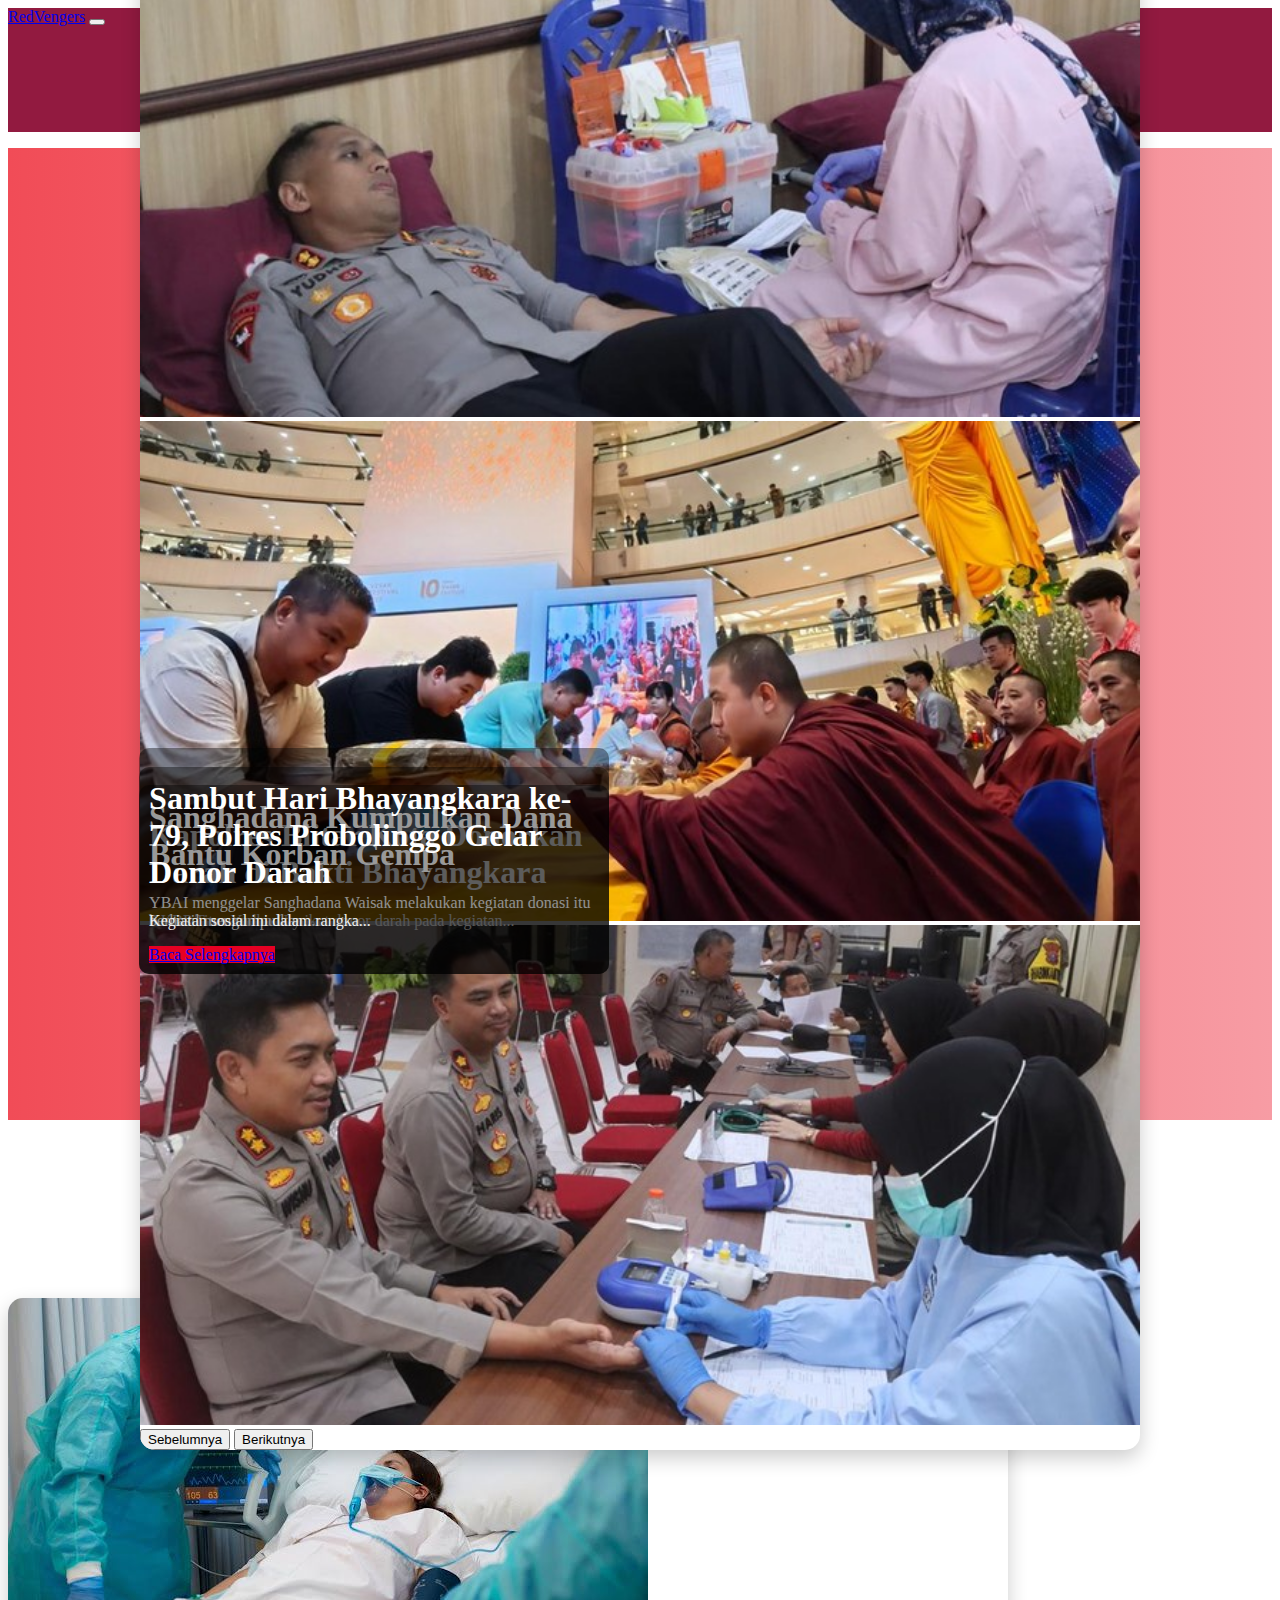
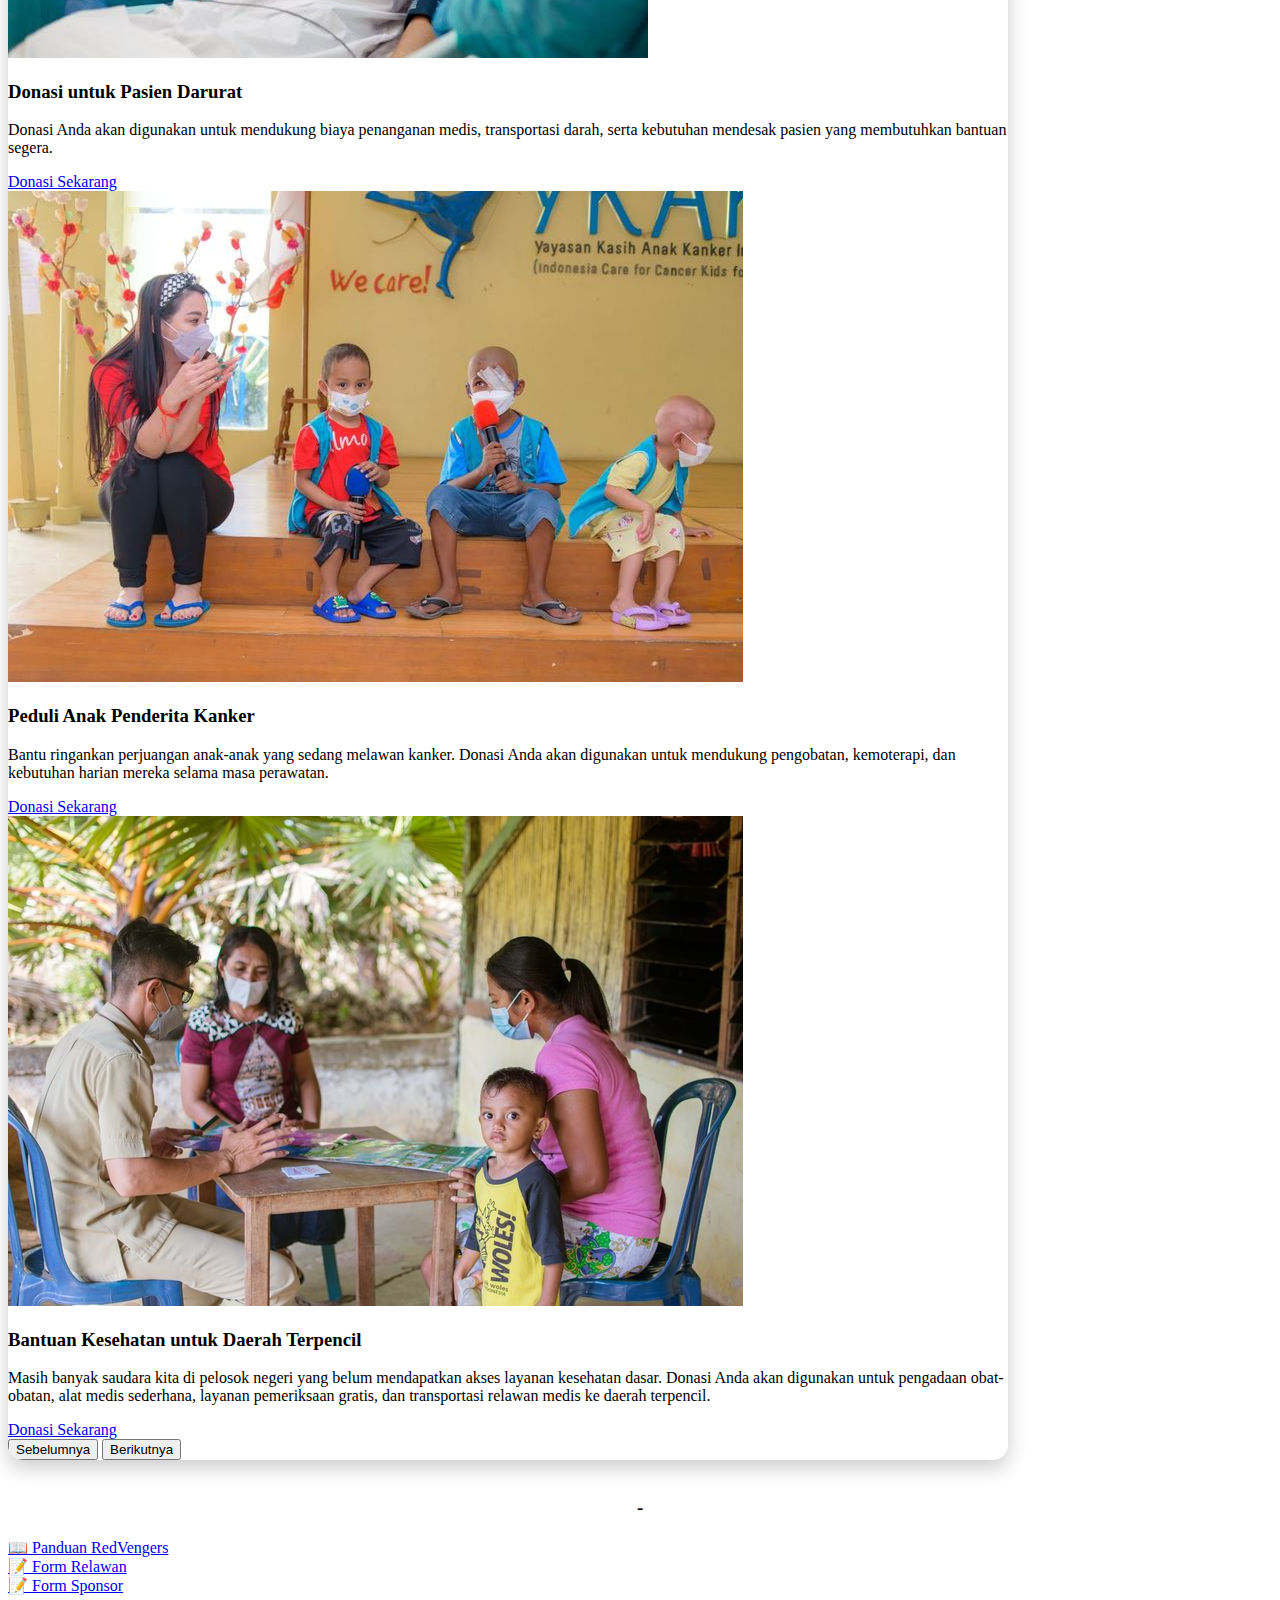
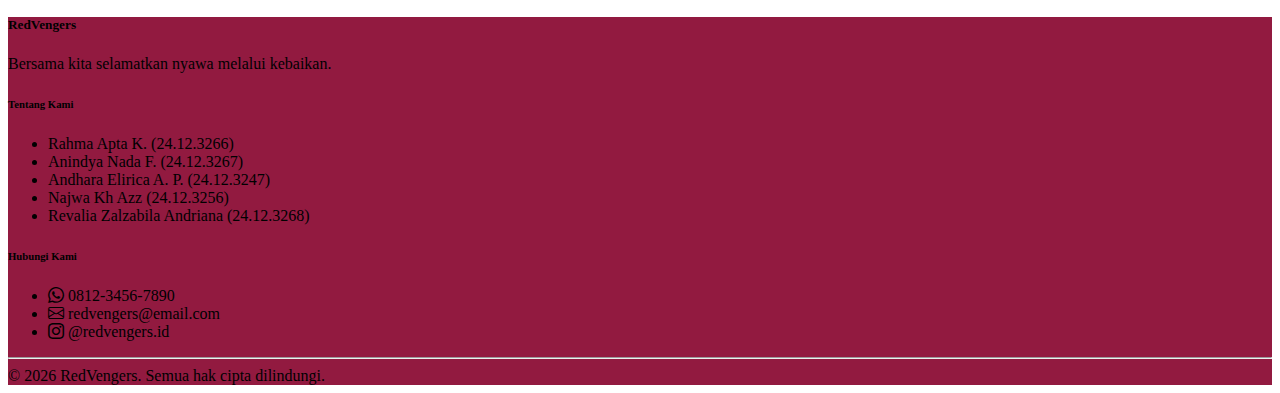
<file: index.html>
<!DOCTYPE html>
<html lang="en">
<head>
  <meta charset="UTF-8">
  <meta name="viewport" content="width=device-width, initial-scale=1.0">
  <title>RedVengers</title>
     <link href="https://cdn.jsdelivr.net/npm/bootstrap@5.3.6/dist/css/bootstrap.min.css" rel="stylesheet" 
            integrity="sha384-4Q6Gf2aSP4eDXB8Miphtr37CMZZQ5oXLH2yaXMJ2w8e2ZtHTl7GptT4jmndRuHDT" 
            crossorigin="anonymous">
    <link rel="stylesheet" href="style.css">

</head>
<body>
   <script src="https://cdn.jsdelivr.net/npm/bootstrap@5.3.6/dist/js/bootstrap.bundle.min.js" 
          integrity="sha384-j1CDi7MgGQ12Z7Qab0qlWQ/Qqz24Gc6BM0thvEMVjHnfYGF0rmFCozFSxQBxwHKO" 
          crossorigin="anonymous"></script>
    
  <header>
    <nav class="navbar navbar-expand-md navbar-dark fixed-top " style="background-color: #921A40;">
  <div class="container">
    <a class="navbar-brand" href="#">RedVengers</a>
    <button class="navbar-toggler" type="button" data-bs-toggle="collapse" data-bs-target="#navbarCollapse"
      aria-controls="navbarCollapse" aria-expanded="false" aria-label="Toggle navigation">
      <span class="navbar-toggler-icon"></span>
    </button>
    <div class="collapse navbar-collapse" id="navbarCollapse">
      <ul class="navbar-nav ms-auto mb-2 mb-md-0" style="margin-left: 58%;">
        <li class="nav-item"><a class="nav-link active" href="index.html">Beranda</a></li>
        <li class="nav-item"><a class="nav-link" href="donorPedia.html">Donor Pedia</a></li>
        <li class="nav-item"><a class="nav-link" href="stok.html">Stok Darah</a></li>
        <li class="nav-item"><a class="nav-link" href="event.html">Event</a></li>
        <li class="nav-item"><a class="nav-link" href="forum.html">Forum Diskusi</a></li>
      </ul>
    </div>
  </div>
</nav>
  </header>

    <main>
       <section class="hero-section">
        <div id="myCarousel" class="carousel slide" data-bs-ride="carousel">
          <div class="carousel-indicators">
            <button type="button" data-bs-target="#myCarousel" data-bs-slide-to="0" class="active"
              aria-current="true" aria-label="Slide 1"></button>
            <button type="button" data-bs-target="#myCarousel" data-bs-slide-to="1" aria-label="Slide 2"></button>
            <button type="button" data-bs-target="#myCarousel" data-bs-slide-to="2" aria-label="Slide 3"></button>
          </div>

          <div class="carousel-inner">
            <div class="carousel-item active" data-bs-interval="4000">
              <img src="artikel1.jpeg" class="d-block w-100  carousel-img" alt="">
                <div class="carousel-caption custom-caption">
                  <h1>Kapolres Blitar Kota Donorkan Darah di Bakti Bhayangkara</h1>
                  <p>AKBP Titus Yudho Uly ikut donor darah pada kegiatan...</p>
                  <a class="btn btn-lg btn-danger" href="https://www.detik.com/jatim/berita/d-7980357/momen-kapolres-blitar-kota-turut-donorkan-darah-di-bakti-bhayangkara">Baca Selengkapnya</a>
                </div>
            </div>
            <div class="carousel-item" data-bs-interval="4000">
              <img src="artikel3.jpeg" class="d-block w-100  carousel-img" alt="">
                <div class="carousel-caption custom-caption">
                  <h1>Sanghadana Kumpulkan Dana Bantu Korban Gempa</h1>
                  <p>YBAI menggelar Sanghadana Waisak melakukan kegiatan donasi itu berhasil mengumpulkan...</p>
                  <a class="btn btn-lg btn-danger" href="https://www.detik.com/jatim/berita/d-7910520/peringati-waisak-sanghadana-kumpulkan-dana-bantu-korban-gempa-myanmar">Baca Selengkapnya</a>
                </div>
            </div>
            <div class="carousel-item" data-bs-interval="4000">
              <img src="artikel2.jpeg" class="d-block w-100  carousel-img" alt="">
                <div class="carousel-caption custom-caption">
                  <h1>Sambut Hari Bhayangkara ke-79, Polres Probolinggo Gelar Donor Darah</h1>
                  <p>Kegiatan sosial ini dalam rangka...</p>
                  <a class="btn btn-lg btn-danger" href="https://www.detik.com/jatim/berita/d-7972986/sambut-hari-bhayangkara-ke-79-polres-probolinggo-gelar-donor-darah">Baca Selengkapnya</a>
                </div>
            </div>
          </div>

          <button class="carousel-control-prev" type="button" data-bs-target="#myCarousel" data-bs-slide="prev">
            <span class="carousel-control-prev-icon" aria-hidden="true"></span>
            <span class="visually-hidden">Sebelumnya</span>
          </button>
          <button class="carousel-control-next" type="button" data-bs-target="#myCarousel" data-bs-slide="next">
            <span class="carousel-control-next-icon" aria-hidden="true"></span>
            <span class="visually-hidden">Berikutnya</span>
          </button>
        </div>
      </section>

      <br>
      <div class="container">
        <h3 style="text-align: center;">- Penggalangan Dana -</h3>
        <h4 style="text-align: center;">Donasi RedVengers</h4>

        <div class="d-flex align-items-center justify-content-center">
          <div id="donasiCarousel" class="carousel slide mt-4" data-bs-ride="carousel">
            <div class="carousel-inner">
              <div class="carousel-item active">
                <div class="row align-items-center p-4">
                  <div class="col-md-6">
                    <img src="darurat.jpeg" class="img-fluid rounded" alt="Donasi 1">
                  </div>
                  <div class="col-md-6">
                    <h3>Donasi untuk Pasien Darurat</h3>
                    <p>Donasi Anda akan digunakan untuk mendukung biaya penanganan medis, 
                      transportasi darah, serta kebutuhan mendesak pasien yang membutuhkan bantuan segera.</p>
                    <a href="formdonasi.html" class="btn btn-danger">Donasi Sekarang</a>
                  </div>
                </div>
              </div>

              <div class="carousel-item">
                <div class="row align-items-center p-4">
                  <div class="col-md-6">
                    <img src="kanker.jpeg" class="img-fluid rounded" alt="Donasi 2">
                  </div>
                  <div class="col-md-6">
                    <h3>Peduli Anak Penderita Kanker</h3>
                    <p>Bantu ringankan perjuangan anak-anak yang sedang melawan kanker. Donasi Anda akan digunakan 
                      untuk mendukung pengobatan, kemoterapi, dan kebutuhan harian mereka selama masa perawatan.</p>
                    <a href="formdonasi.html" class="btn btn-danger">Donasi Sekarang</a>
                  </div>
                </div>
              </div>

              <div class="carousel-item">
                <div class="row align-items-center p-4">
                  <div class="col-md-6">
                    <img src="bantuan.jpeg" class="img-fluid rounded" alt="Donasi 3">
                  </div>
                  <div class="col-md-6">
                    <h3>Bantuan Kesehatan untuk Daerah Terpencil</h3>
                    <p>Masih banyak saudara kita di pelosok negeri yang belum mendapatkan akses layanan kesehatan dasar. 
                      Donasi Anda akan digunakan untuk pengadaan obat-obatan, alat medis sederhana, layanan pemeriksaan gratis, 
                      dan transportasi relawan medis ke daerah terpencil.</p>
                    <a href="formdonasi.html" class="btn btn-danger">Donasi Sekarang</a>
                  </div>
                </div>
              </div>
            </div>

            <button class="carousel-control-prev" type="button" data-bs-target="#donasiCarousel" data-bs-slide="prev">
              <span class="carousel-control-prev-icon" aria-hidden="true"></span>
              <span class="visually-hidden">Sebelumnya</span>
            </button>
            <button class="carousel-control-next" type="button" data-bs-target="#donasiCarousel" data-bs-slide="next">
              <span class="carousel-control-next-icon" aria-hidden="true"></span>
              <span class="visually-hidden">Berikutnya</span>
            </button>
          </div>
        </div>
      </div>

      <br>
      <h3 style="text-align: center;">-</h3>
     <div class="container my-4">
  <div class="row g-3 justify-content-center text-center">
    <div class="col-12 col-sm-6 col-md-4">
      <a href="panduan.html" class="btn btn-outline-danger btn-lg w-100">
        📖 Panduan RedVengers
      </a>
    </div>
    <div class="col-12 col-sm-6 col-md-4">
      <a href="formrelawan.html" class="btn btn-outline-danger btn-lg w-100">
        📝 Form Relawan
      </a>
    </div>
    <div class="col-12 col-sm-6 col-md-4">
      <a href="formsponsor.html" class="btn btn-outline-danger btn-lg w-100">
        📝 Form Sponsor
      </a>
    </div>
  </div>
</div>
    </main>
    

<link href="https://cdn.jsdelivr.net/npm/bootstrap-icons@1.10.5/font/bootstrap-icons.css" rel="stylesheet">

<footer class="text-white pt-4 pb-3 mt-5" style="background-color: #921A40;">
  <div class="container">
    <div class="row">
      <!-- Kolom 1: Brand -->
      <div class="col-md-4 mb-3">
        <h5 class="fw-bold">RedVengers</h5>
        <p class="small">Bersama kita selamatkan nyawa melalui kebaikan.</p>
      </div>

      <!-- Kolom 2: Tentang Kami -->
      <div class="col-md-4 mb-3">
        <h6 class="fw-bold">Tentang Kami</h6>
        <ul class="list-unstyled small">
          <li>Rahma Apta K. (24.12.3266)</li>
          <li>Anindya Nada F. (24.12.3267)</li>
          <li>Andhara Elirica A. P. (24.12.3247)</li>
          <li>Najwa Kh Azz (24.12.3256)</li>
          <li>Revalia Zalzabila Andriana (24.12.3268)</li>
        </ul>
      </div>

      <!-- Kolom 3: Hubungi Kami -->
      <div class="col-md-4 mb-3">
        <h6 class="fw-bold">Hubungi Kami</h6>
        <ul class="list-unstyled small">
          <li><i class="bi bi-whatsapp"></i> 0812-3456-7890</li>
          <li><i class="bi bi-envelope"></i> redvengers@email.com</li>
          <li><i class="bi bi-instagram"></i> @redvengers.id</li>
        </ul>
      </div>
    </div>

    <!-- Garis Horizontal -->
    <hr class="border-light opacity-50" />

    <!-- Copyright -->
    <div class="text-center small">
      &copy; <span id="tahun"></span> RedVengers. Semua hak cipta dilindungi.
    </div>
  </div>
</footer>

<script>
  // Tahun Otomatis
  document.getElementById("tahun").textContent = new Date().getFullYear();
</script>

</body>
</html>
</file>
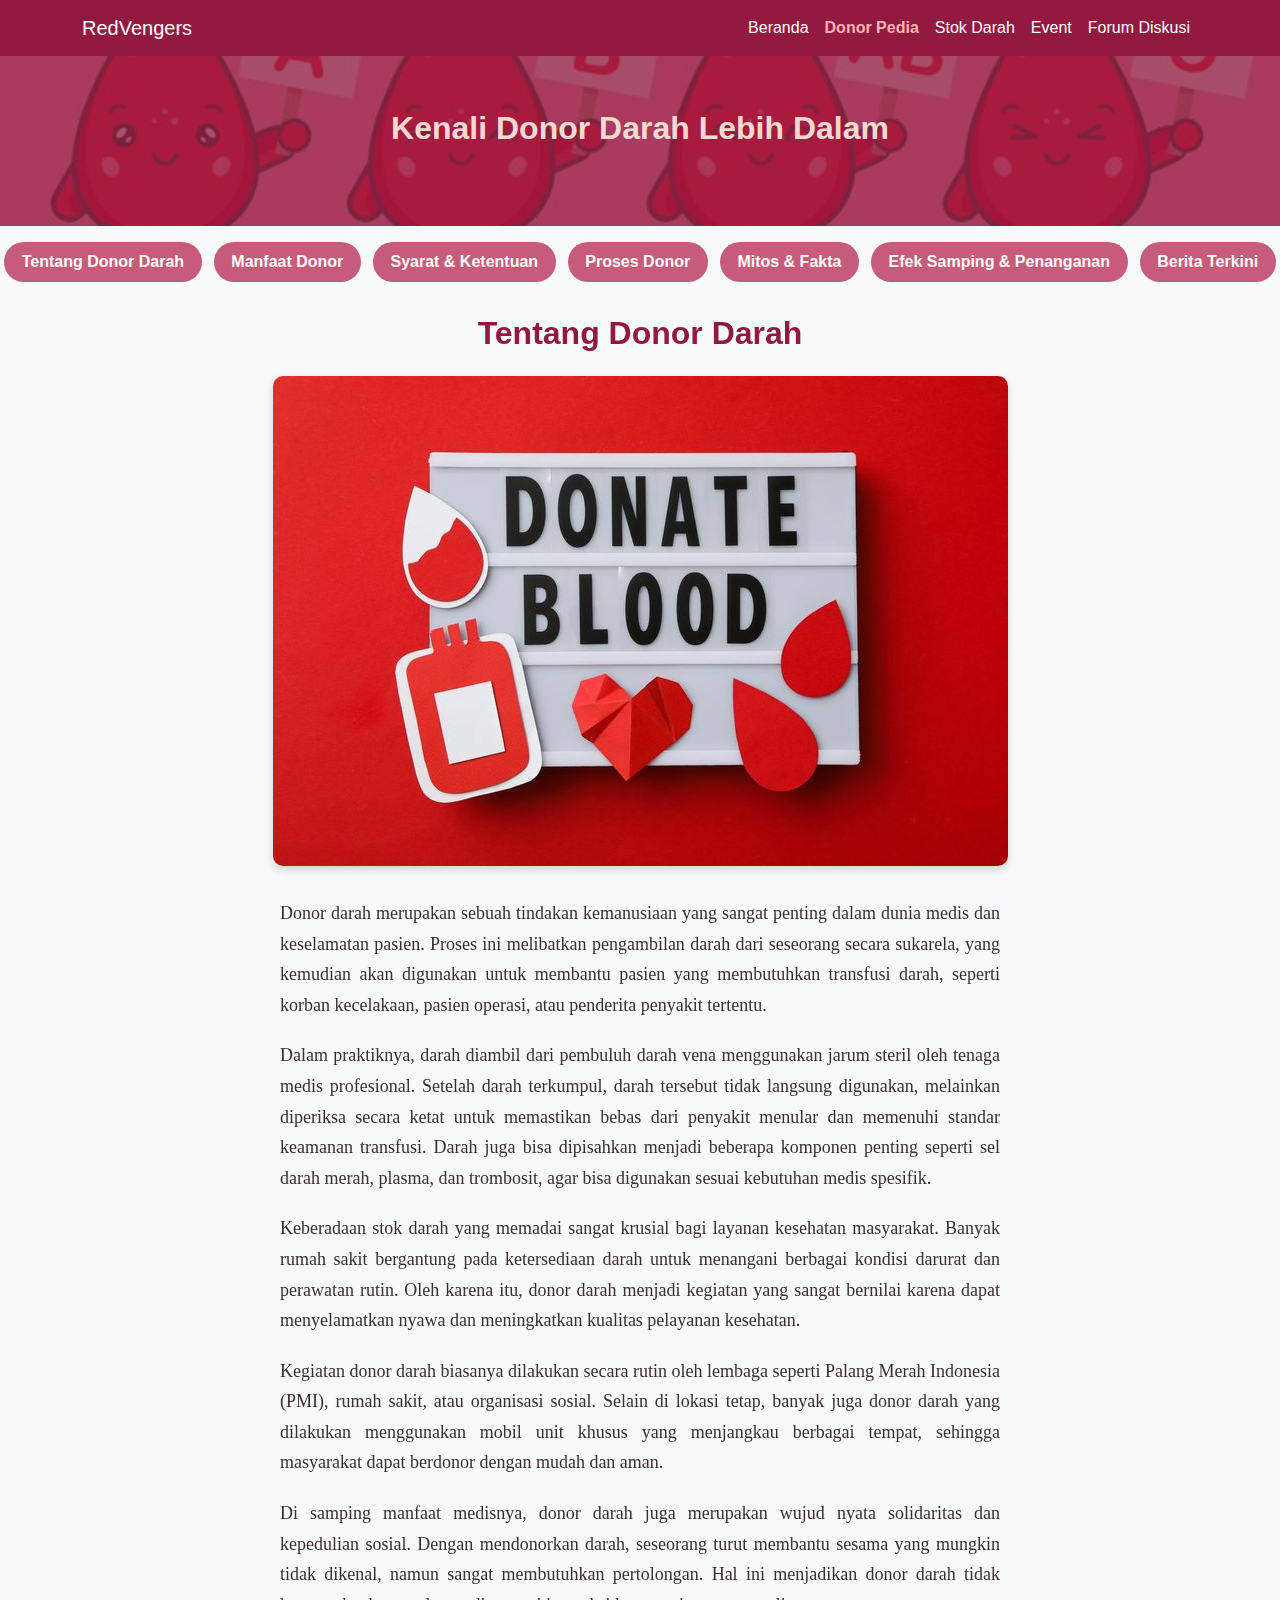
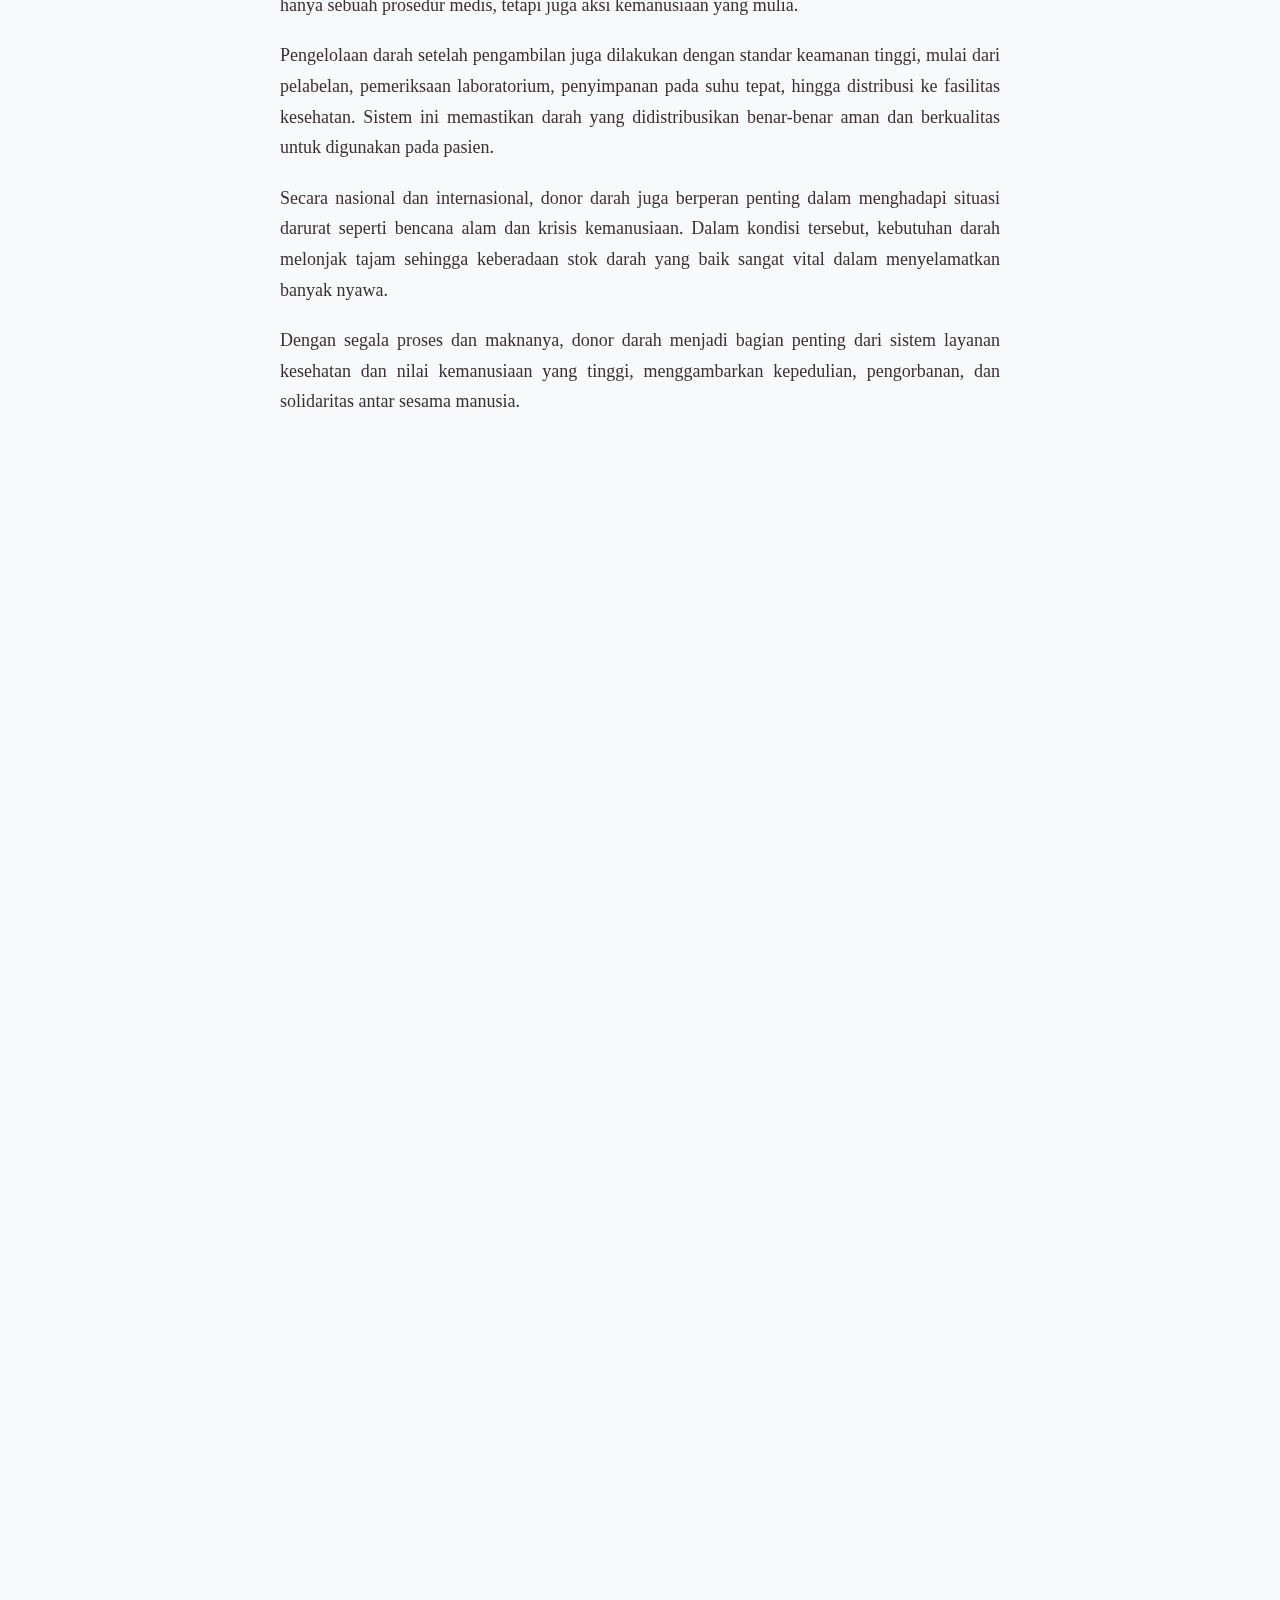
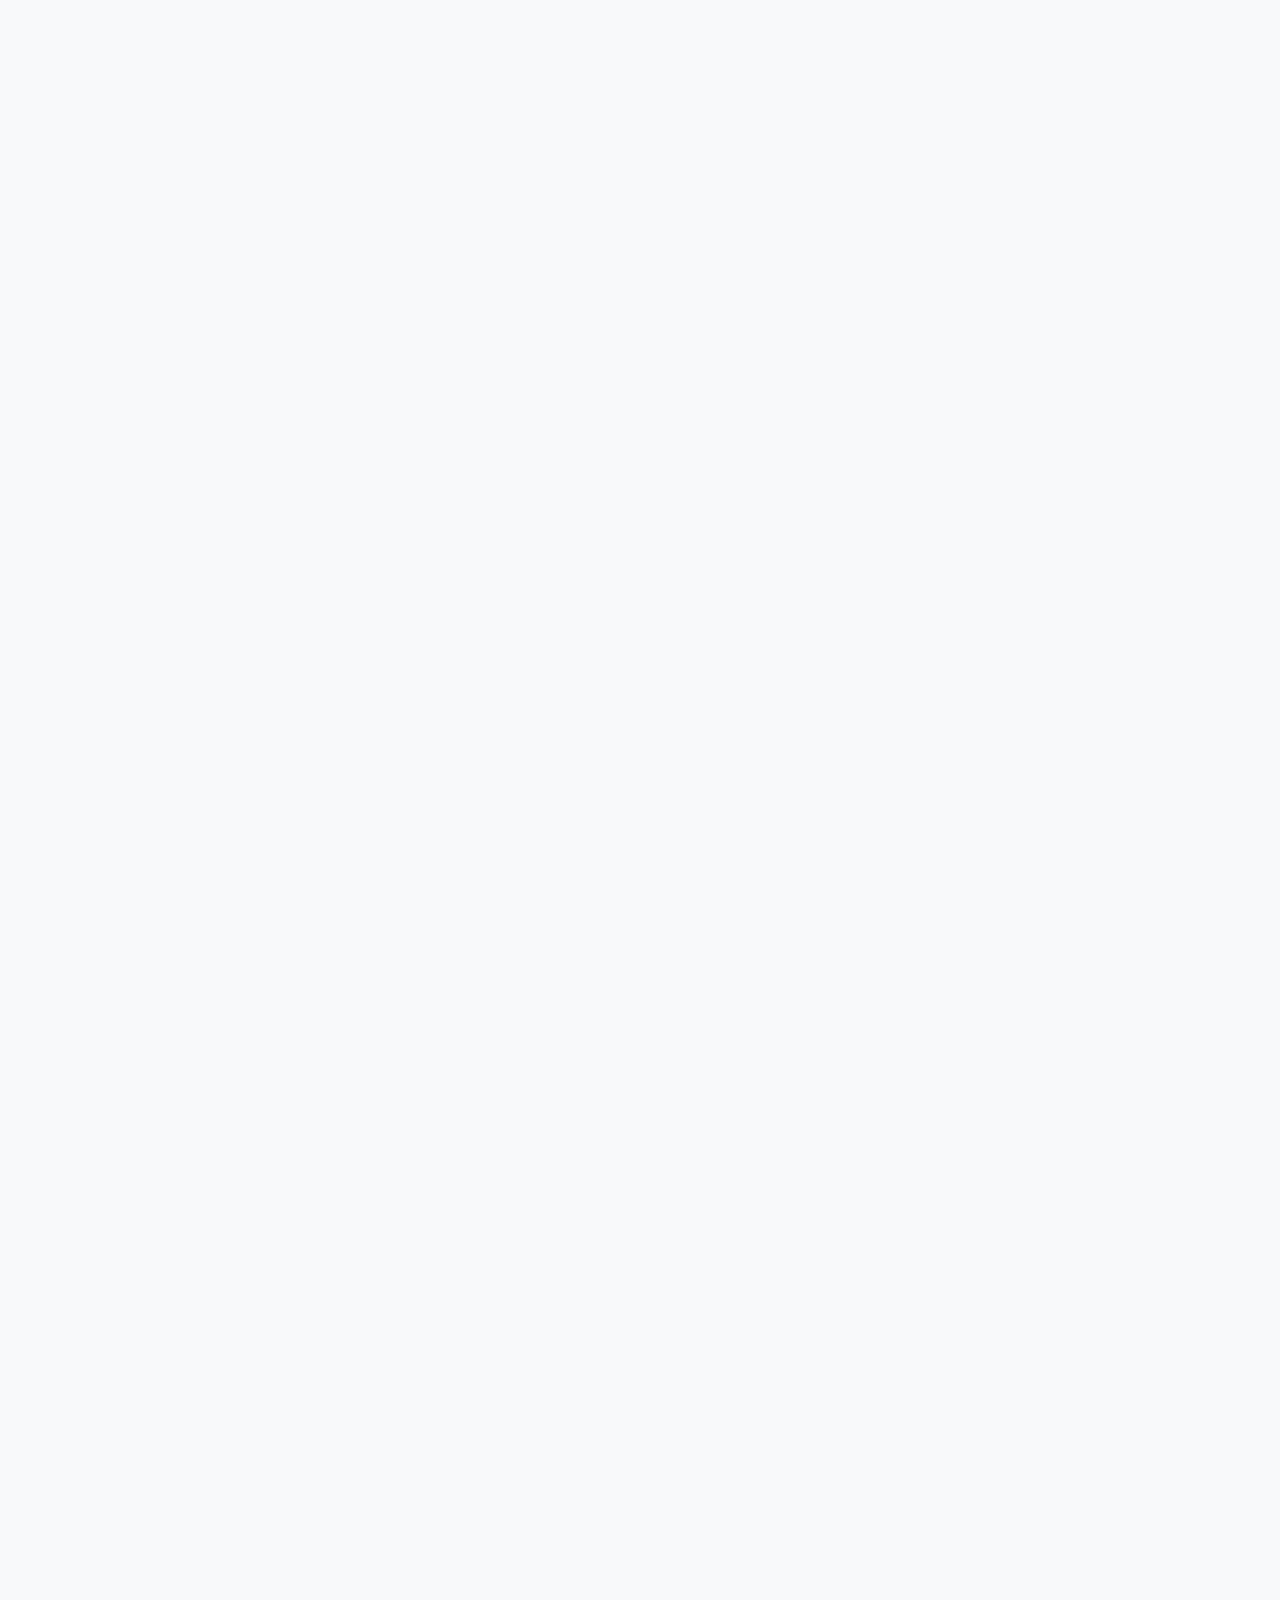
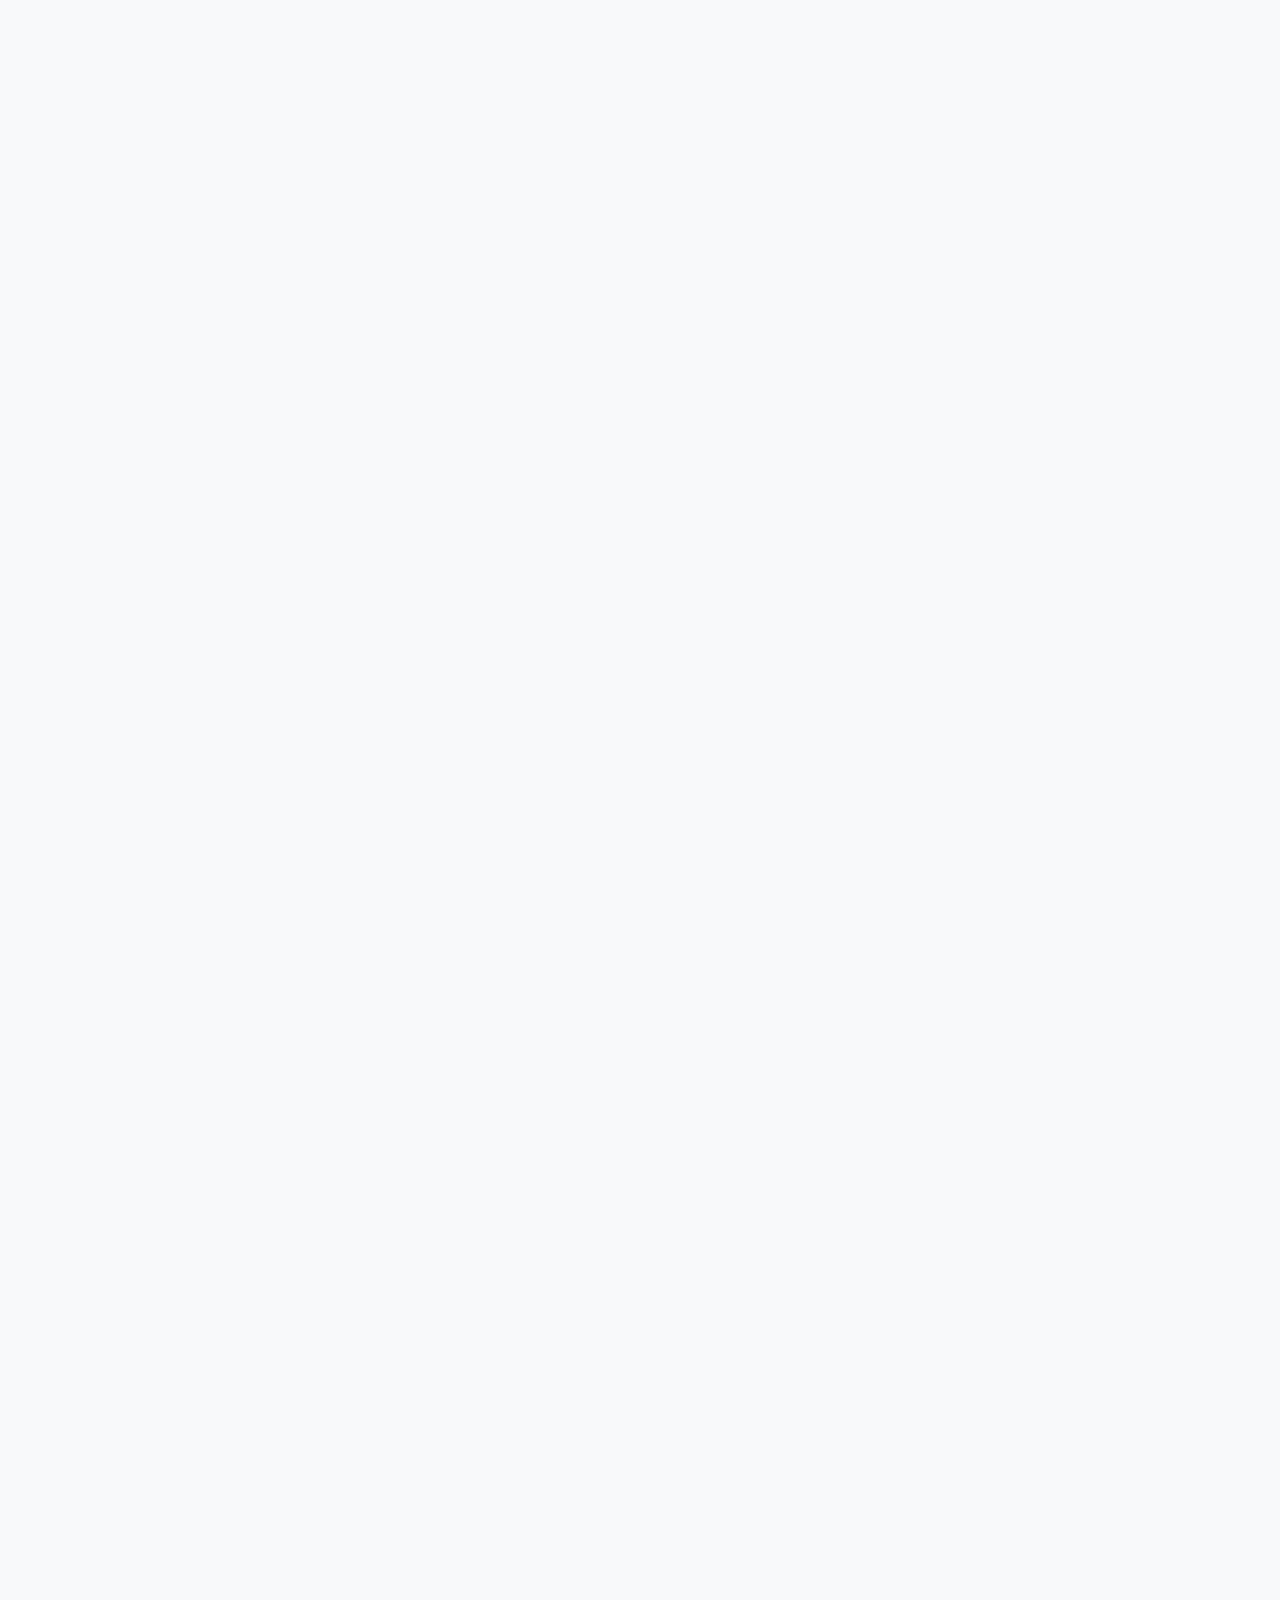
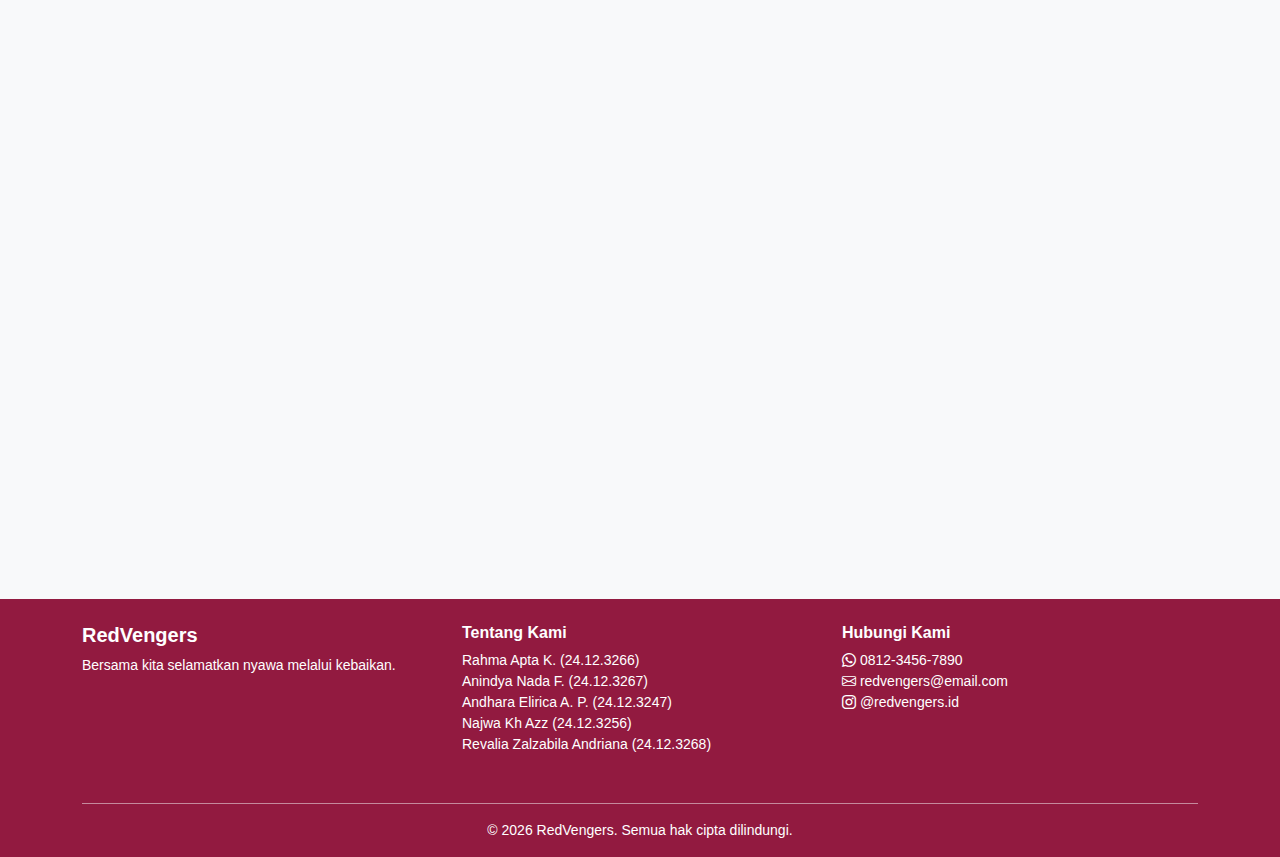
<file: donorPedia.html>
<!DOCTYPE html>
<html lang="id">
<head>
  <meta charset="UTF-8">
  <meta name="viewport" content="width=device-width, initial-scale=1">
  <title>DonorPedia - RedVengers</title>
  
  <link href="https://cdn.jsdelivr.net/npm/bootstrap@5.3.6/dist/css/bootstrap.min.css" rel="stylesheet">

  <link href="https://unpkg.com/aos@2.3.1/dist/aos.css" rel="stylesheet">

  <link href="https://cdn.jsdelivr.net/npm/bootstrap-icons@1.10.5/font/bootstrap-icons.css" rel="stylesheet">

  <link rel="stylesheet" href="donor.css">
</head>
<body class="bg-light text-dark"> 
  
 <!-- Navbar -->
  <header>
    <nav class="navbar navbar-expand-md navbar-dark fixed-top " style="background-color: #921A40;">
  <div class="container">
    <a class="navbar-brand" href="#">RedVengers</a>
    <button class="navbar-toggler" type="button" data-bs-toggle="collapse" data-bs-target="#navbarCollapse"
      aria-controls="navbarCollapse" aria-expanded="false" aria-label="Toggle navigation">
      <span class="navbar-toggler-icon"></span>
    </button>
    <div class="collapse navbar-collapse" id="navbarCollapse">
      <ul class="navbar-nav ms-auto mb-2 mb-md-0" style="margin-left: 58%;">
        <li class="nav-item"><a class="nav-link" href="index.html">Beranda</a></li>
        <li class="nav-item"><a class="nav-link active" href="donorPedia.html">Donor Pedia</a></li>
        <li class="nav-item"><a class="nav-link" href="stok.html">Stok Darah</a></li>
        <li class="nav-item"><a class="nav-link" href="event.html">Event</a></li>
        <li class="nav-item"><a class="nav-link" href="forum.html">Forum Diskusi</a></li>
      </ul>
    </div>
  </div>
</nav>
  </header>

  <section class="hero">
    <div class="overlay">Kenali Donor Darah Lebih Dalam</div>
  </section>

  <nav class="nav-subtabs" aria-label="Navigasi sub bab donor darah">
    <button data-target="#tentang-donor">Tentang Donor Darah</button>
    <button data-target="#manfaat">Manfaat Donor</button>
    <button data-target="#syarat">Syarat & Ketentuan</button>
    <button data-target="#proses-donor">Proses Donor</button>
    <button data-target="#mitos">Mitos & Fakta</button>
    <button data-target="#medis">Efek Samping & Penanganan</button>
    <button data-target="#berita">Berita Terkini</button>
  </nav>

  <main>
    <section id="tentang-donor" class="section" data-aos="fade-up">
      <h2>Tentang Donor Darah</h2>
      <img src="donateblood.jpg" alt="Tentang Donor Darah">

      <p>Donor darah merupakan sebuah tindakan kemanusiaan yang sangat penting dalam dunia medis dan keselamatan pasien.
        Proses ini melibatkan pengambilan darah dari seseorang secara sukarela, yang kemudian akan digunakan untuk
        membantu pasien yang membutuhkan transfusi darah, seperti korban kecelakaan, pasien operasi, atau penderita
        penyakit tertentu.</p>

      <p>Dalam praktiknya, darah diambil dari pembuluh darah vena menggunakan jarum steril oleh tenaga medis
        profesional. Setelah darah terkumpul, darah tersebut tidak langsung digunakan, melainkan diperiksa secara ketat
        untuk memastikan bebas dari penyakit menular dan memenuhi standar keamanan transfusi. Darah juga bisa dipisahkan
        menjadi beberapa komponen penting seperti sel darah merah, plasma, dan trombosit, agar bisa digunakan sesuai
        kebutuhan medis spesifik.</p>

      <p>Keberadaan stok darah yang memadai sangat krusial bagi layanan kesehatan masyarakat. Banyak rumah sakit
        bergantung pada ketersediaan darah untuk menangani berbagai kondisi darurat dan perawatan rutin. Oleh karena
        itu, donor darah menjadi kegiatan yang sangat bernilai karena dapat menyelamatkan nyawa dan meningkatkan
        kualitas pelayanan kesehatan.</p>

      <p>Kegiatan donor darah biasanya dilakukan secara rutin oleh lembaga seperti Palang Merah Indonesia (PMI), rumah
        sakit, atau organisasi sosial. Selain di lokasi tetap, banyak juga donor darah yang dilakukan menggunakan mobil
        unit khusus yang menjangkau berbagai tempat, sehingga masyarakat dapat berdonor dengan mudah dan aman.</p>

      <p>Di samping manfaat medisnya, donor darah juga merupakan wujud nyata solidaritas dan kepedulian sosial. Dengan
        mendonorkan darah, seseorang turut membantu sesama yang mungkin tidak dikenal, namun sangat membutuhkan
        pertolongan. Hal ini menjadikan donor darah tidak hanya sebuah prosedur medis, tetapi juga aksi kemanusiaan yang
        mulia.</p>

      <p>Pengelolaan darah setelah pengambilan juga dilakukan dengan standar keamanan tinggi, mulai dari pelabelan,
        pemeriksaan laboratorium, penyimpanan pada suhu tepat, hingga distribusi ke fasilitas kesehatan. Sistem ini
        memastikan darah yang didistribusikan benar-benar aman dan berkualitas untuk digunakan pada pasien.</p>

      <p>Secara nasional dan internasional, donor darah juga berperan penting dalam menghadapi situasi darurat seperti
        bencana alam dan krisis kemanusiaan. Dalam kondisi tersebut, kebutuhan darah melonjak tajam sehingga keberadaan
        stok darah yang baik sangat vital dalam menyelamatkan banyak nyawa.</p>

      <p>Dengan segala proses dan maknanya, donor darah menjadi bagian penting dari sistem layanan kesehatan dan nilai
        kemanusiaan yang tinggi, menggambarkan kepedulian, pengorbanan, dan solidaritas antar sesama manusia.</p>
    </section>

    <section id="manfaat" class="section-container" data-aos="fade-right">
      <br>
      <h2>Manfaat Donor</h2>

      <div class="manfaat-item">
        <p>🩸 <strong>1. Menjaga Kesehatan Jantung</strong><br />
          Donor darah secara rutin membantu menurunkan kelebihan zat besi dalam tubuh, yang jika menumpuk dapat
          meningkatkan risiko penyakit jantung.
        </p>
      </div>

      <div class="manfaat-item">
        <p>🩸 <strong>2. Merangsang Produksi Sel Darah Baru</strong><br />
          Setelah mendonorkan darah, tubuh akan memproduksi sel darah merah baru untuk menggantikan yang hilang.
        </p>
      </div>

      <div class="manfaat-item">
        <p>🩸 <strong>3. Deteksi Dini Masalah Kesehatan</strong><br />
          Sebelum donor, dilakukan pemeriksaan kesehatan yang dapat mendeteksi kondisi medis lebih awal.
        </p>
      </div>

      <div class="manfaat-item">
        <p>🩸 <strong>4. Meningkatkan Kesehatan Mental dan Emosional</strong><br />
          Donor darah memberikan rasa puas karena membantu sesama, serta dapat mengurangi stres.
        </p>
      </div>

      <div class="manfaat-item">
        <p>🩸 <strong>5. Membakar Kalori</strong><br />
          Dalam satu kali donor, tubuh dapat membakar sekitar 500 kalori.
        </p>
      </div>

      <div class="manfaat-item">
        <p>🩸 <strong>6. Menjaga Keseimbangan Zat Besi dalam Tubuh</strong><br />
          Donor darah membantu mencegah penumpukan zat besi yang berlebih di tubuh.
        </p>
      </div>

      <div class="manfaat-item">
        <p>🩸 <strong>7. Membantu Penanganan Darurat dan Krisis Medis</strong><br />
          Donor darah sangat dibutuhkan dalam situasi darurat seperti kecelakaan dan bencana.
        </p>
      </div>
      <br>
    </section>


    <section id="syarat" class="section-container" data-aos="fade-left">
      <br>
      <h2>Syarat & Ketentuan</h2>
      <p>
        🩸 <strong>Syarat Umum Pendonor Darah:</strong><br />
        Berusia 17–60 tahun<br />
        Berat badan minimal 45–50 kg<br />
        Tekanan darah normal (sistolik 100–170 mmHg, diastolik 70–100 mmHg)<br />
        Denyut nadi 50–100 bpm dan stabil<br />
        Kadar hemoglobin minimal pria 13 g/dL, wanita 12,5 g/dL<br />
        Sehat jasmani dan rohani, tidak sedang sakit atau kelelahan<br />
        Tidak mengonsumsi obat tertentu<br />
        Jarak donor minimal 12 minggu untuk donor darah utuh<br />
      </p>
      <p>
        🚫 <strong>Kondisi Penundaan Donor:</strong><br />
        Baru menjalani operasi besar atau transfusi<br />
        Baru vaksinasi tertentu<br />
        Baru tindik, tato, atau akupunktur dalam 6–12 bulan<br />
        Sedang hamil atau baru melahirkan<br />
        Infeksi akut atau perjalanan ke daerah malaria endemik<br />
      </p>
      <p>
        ❌ <strong>Kondisi Tidak Memenuhi Syarat Permanen:</strong><br />
        Penyakit kronis seperti HIV/AIDS, hepatitis, epilepsi<br />
        Riwayat narkotika atau zat adiktif<br />
        Pernah transplantasi organ<br />
        Gangguan perdarahan<br />
      </p>
      <br>
    </section>

    <section id="proses-donor" class="section py-5" data-aos="zoom-in">
      <div class="container">
        <h2 class="text-center mb-4">Proses Donor</h2>

        <div id="carouselProses" class="carousel slide carousel-fade" data-bs-ride="carousel" data-bs-interval="3000"
          data-bs-pause="false">
          <div class="carousel-inner">

            <div class="carousel-item active">
              <img src="dondar.jpg" class="d-block mx-auto w-100 rounded" alt="Registrasi" />
              <div class="carousel-caption">
                <h5>1. Registrasi</h5>
                <p>Calon pendonor mengisi formulir dan menjawab pertanyaan kesehatan untuk memastikan keamanan.</p>
              </div>
            </div>

            <div class="carousel-item">
              <img src="medical.jpg" class="d-block mx-auto w-100 rounded" alt="Pemeriksaan Kesehatan" />
              <div class="carousel-caption">
                <h5>2. Pemeriksaan Kesehatan</h5>
                <p>Meliputi pengukuran tekanan darah, hemoglobin, berat badan, dan wawancara kesehatan singkat.</p>
              </div>
            </div>

            <div class="carousel-item">
              <img src="syarat.jpg" class="d-block mx-auto w-100 rounded" alt="Pengambilan Darah" />
              <div class="carousel-caption">
                <h5>3. Pengambilan Darah</h5>
                <p>Pengambilan darah dilakukan dengan jarum steril selama 10–15 menit sebanyak ±350–450 ml.</p>
              </div>
            </div>

            <div class="carousel-item">
              <img src="makan.jpg" class="d-block mx-auto w-100 rounded" alt="Pemulihan" />
              <div class="carousel-caption">
                <h5>4. Pemulihan</h5>
                <p>Setelah donor, pendonor beristirahat dan diberi makanan ringan untuk memulihkan energi.</p>
              </div>
            </div>

            <div class="carousel-item">
              <img src="stok.jpg" class="d-block mx-auto w-100 rounded" alt="Penyimpanan dan Distribusi" />
              <div class="carousel-caption">
                <h5>5. Penyimpanan & Distribusi</h5>
                <p>Darah disimpan, diuji, dan didistribusikan oleh PMI ke rumah sakit sesuai protokol ketat.</p>
              </div>
            </div>

          </div>

          <button class="carousel-control-prev" type="button" data-bs-target="#carouselProses" data-bs-slide="prev">
            <span class="carousel-control-prev-icon" aria-hidden="true"></span>
            <span class="visually-hidden">Sebelumnya</span>
          </button>
          <button class="carousel-control-next" type="button" data-bs-target="#carouselProses" data-bs-slide="next">
            <span class="carousel-control-next-icon" aria-hidden="true"></span>
            <span class="visually-hidden">Berikutnya</span>
          </button>
        </div>
      </div>
    </section>

    <section id="mitos" class="section-container" data-aos="flip-left">
      <br>
      <h2>Mitos & Fakta</h2>
      <div class="chat-container">
        <div class="bubble mitos">
          <strong>Mitos 1:</strong> Donor darah bikin lemas dan sakit berkepanjangan
        </div>
        <div class="bubble fakta">
          <strong>Fakta:</strong> Tubuh akan mengganti volume darah dalam 24 jam dan sel darah merah dalam beberapa
          minggu, jika mengikuti arahan medis.
        </div>

        <div class="bubble mitos">
          <strong>Mitos 2:</strong> Donor darah menyebabkan ketagihan
        </div>
        <div class="bubble fakta">
          <strong>Fakta:</strong> Donor darah tidak mengandung zat adiktif dan jadwal donor dibatasi untuk pemulihan.
        </div>

        <div class="bubble mitos">
          <strong>Mitos 3:</strong> Wanita tidak boleh donor darah
        </div>
        <div class="bubble fakta">
          <strong>Fakta:</strong> Wanita aman berdonor jika memenuhi syarat seperti kadar hemoglobin dan tidak hamil.
        </div>

        <div class="bubble mitos">
          <strong>Mitos 4:</strong> Donor darah bisa menularkan penyakit
        </div>
        <div class="bubble fakta">
          <strong>Fakta:</strong> Proses donor menggunakan alat steril sekali pakai, darah diperiksa ketat agar aman.
        </div>

        <div class="bubble mitos">
          <strong>Mitos 5:</strong> Donor darah membuat berat badan berubah drastis
        </div>
        <div class="bubble fakta">
          <strong>Fakta:</strong> Donor darah tidak mempengaruhi metabolisme tubuh secara signifikan.
        </div>

        <div class="bubble mitos">
          <strong>Mitos 6:</strong> Setelah donor harus makan banyak agar darah cepat pulih
        </div>
        <div class="bubble fakta">
          <strong>Fakta:</strong> Makan sehat dan seimbang sudah cukup, tidak perlu berlebihan.
        </div>

        <div class="bubble mitos">
          <strong>Mitos 7:</strong> Golongan darah langka tidak boleh donor
        </div>
        <div class="bubble fakta">
          <strong>Fakta:</strong> Golongan darah langka sangat dibutuhkan dan dianjurkan menjadi pendonor.
        </div>

        <div class="bubble mitos">
          <strong>Mitos 8:</strong> Donor darah hanya dibutuhkan saat bencana
        </div>
        <div class="bubble fakta">
          <strong>Fakta:</strong> Kebutuhan darah rutin setiap hari untuk pasien dengan berbagai kondisi.
        </div>
      </div>
      <br>
    </section>

    <section id="medis" class="section-container" data-aos="fade-up">
      <br>
      <h2>Info Medis: Efek Samping & Penanganan</h2>
      <p>
        🌡 <strong>1. Pusing atau Kepala Terasa Ringan</strong><br />
        Terjadi karena kehilangan darah, penanganan dengan istirahat dan minum air manis.<br /><br />

        🩹 <strong>2. Memar atau Bengkak di Area Suntikan</strong><br />
        Kompres dingin dan hindari angkat beban berat selama 24 jam.<br /><br />

        🤢 <strong>3. Mual atau Lemas</strong><br />
        Duduk atau berbaring, minum air manis, dan istirahat.<br /><br />

        🤕 <strong>4. Nyeri di Lengan</strong><br />
        Kompres hangat dan hindari gerakan ekstrem.<br /><br />

        🩸 <strong>5. Pendarahan Setelah Donor</strong><br />
        Tekan dengan kain kasa, jika tidak berhenti segera konsultasi.<br /><br />

        🧬 <strong>6. Reaksi Vasovagal (Jarang Terjadi)</strong><br />
        Ditangani dengan posisi kaki lebih tinggi, minuman manis, dan pengawasan.<br /><br />

        <strong>🔎 Kapan Menghubungi Petugas?</strong><br />
        Jika gejala memburuk, perdarahan tak berhenti, demam, atau infeksi.
      </p>
      <br>
    </section>

    <section id="berita" class="section-container" data-aos="fade-up">
      <br>
      <h2>Berita Terkini tentang Donor Darah</h2>
      <ul class="news-list">
        <li>
          <a href="https://sumbar.antaranews.com/berita/692533/pmi-pasaman-gencarkan-donor-untuk-penuhi-kebutuhan-darah-bagi-pasien"
            target="_blank" rel="noopener noreferrer"> <br>
            PMI Pasaman gencarkan donor untuk penuhi kebutuhan darah bagi pasien <br>
            <br>
          </a> 
        </li>
        <li>
          <a href="https://www.rri.co.id/kesehatan/1628269/donor-darah-rutin-bermanfaat-bagi-fisik-dan-mental"
            target="_blank" rel="noopener noreferrer"> <br>
            Donor Darah Rutin Bermanfaat bagi Fisik dan Mental <br>
            <br>
          </a>
        </li>
        <li>
          <a href="https://www.antaranews.com/berita/2366237/pmi-gelar-donor-darah-massal-di-yogyakarta" target="_blank"
            rel="noopener noreferrer"> <br>
            PMI Gelar Donor Darah Massal di Yogyakarta <br>
            <br>
          </a>
        </li>
        <li>
          <a href="https://tribratanews.maluku.polri.go.id/informasi/berita/baca/kapolri-hadiri-bakti-kesehatan-donor-darah-kspsi-wujud-kepedulian-ke-buruh"
            target="_blank" rel="noopener noreferrer"> <br>
            kapolri hadiri bakti kesehatan donor darah kspsi wujud kepedulian ke buruh <br>
            <br>
          </a>
        </li>
      </ul>
    </section>
  </main>

  
  <link href="https://cdn.jsdelivr.net/npm/bootstrap-icons@1.10.5/font/bootstrap-icons.css" rel="stylesheet">
  <footer class="text-white pt-4 pb-3 mt-5" style="background-color: #921A40;">
    <div class="container">
      <div class="row">

        <div class="col-md-4 mb-3">
          <h5 class="fw-bold">RedVengers</h5>
          <p class="small">Bersama kita selamatkan nyawa melalui kebaikan.</p>
        </div>

        <div class="col-md-4 mb-3">
          <h6 class="fw-bold">Tentang Kami</h6>
          <ul class="list-unstyled small">
            <li>Rahma Apta K. (24.12.3266)</li>
            <li>Anindya Nada F. (24.12.3267)</li>
            <li>Andhara Elirica A. P. (24.12.3247)</li>
            <li>Najwa Kh Azz (24.12.3256)</li>
            <li>Revalia Zalzabila Andriana (24.12.3268)</li>
          </ul>
        </div>

        <div class="col-md-4 mb-3">
          <h6 class="fw-bold">Hubungi Kami</h6>
          <ul class="list-unstyled small">
            <li><i class="bi bi-whatsapp"></i> 0812-3456-7890</li>
            <li><i class="bi bi-envelope"></i> redvengers@email.com</li>
            <li><i class="bi bi-instagram"></i> @redvengers.id</li>
          </ul>
        </div>
      </div>

      <hr class="border-light opacity-50" />

      <div class="text-center small">
        &copy; <span id="tahun"></span> RedVengers. Semua hak cipta dilindungi.
      </div>
    </div>
  </footer>

  <script>
    document.getElementById("tahun").textContent = new Date().getFullYear();
  </script>

  <script src="https://cdn.jsdelivr.net/npm/bootstrap@5.3.6/dist/js/bootstrap.bundle.min.js"></script>
  <script src="https://unpkg.com/aos@2.3.1/dist/aos.js"></script>
  <script src="scriptdonorpedia.js"></script>

  </body>

</html>
</file>
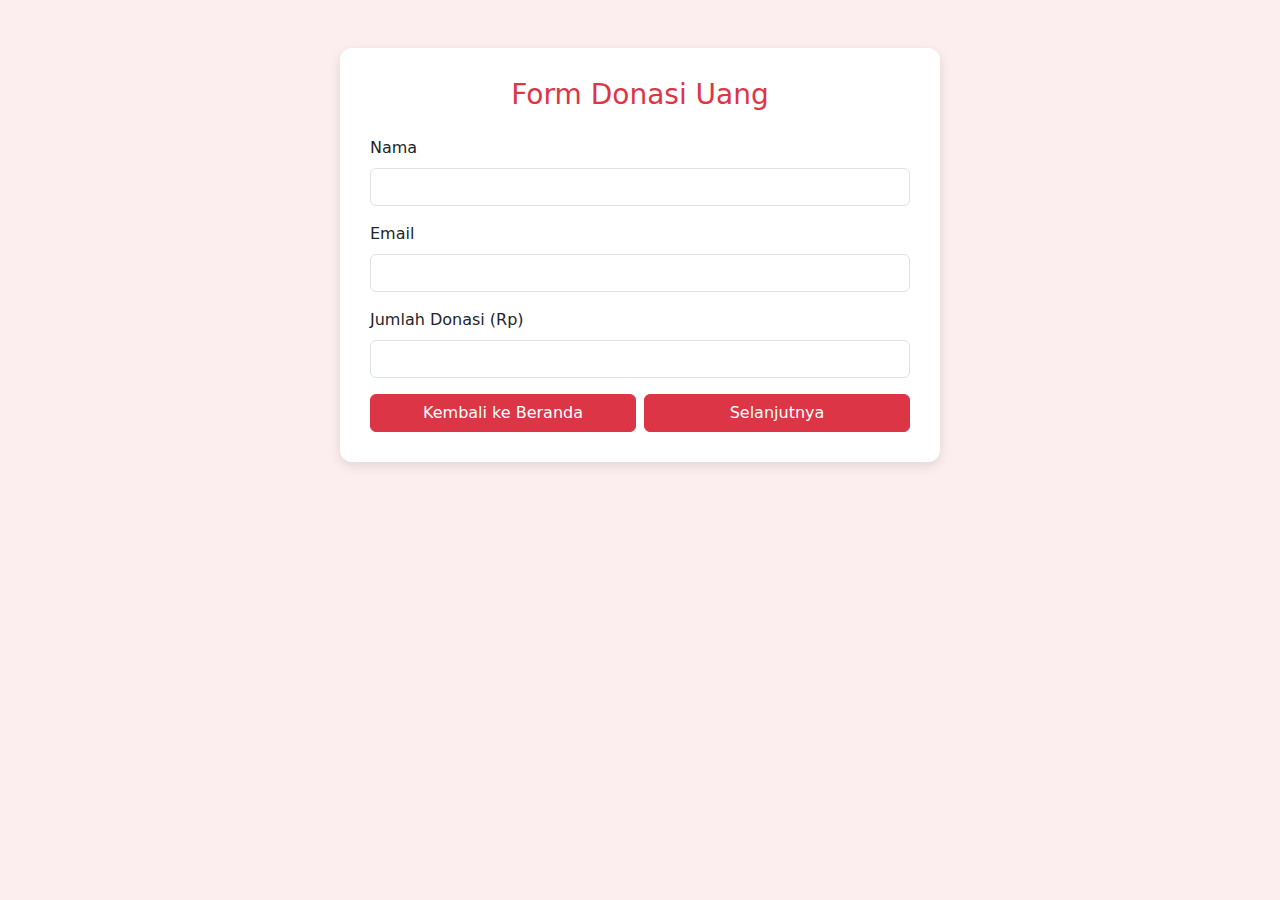
<file: formdonasi.html>
<!DOCTYPE html>
<html lang="en">
<head>
  <meta charset="UTF-8" />
  <meta name="viewport" content="width=device-width, initial-scale=1.0"/>
  <title>Donasi Uang - RedVengers</title>
  <link href="https://cdn.jsdelivr.net/npm/bootstrap@5.3.6/dist/css/bootstrap.min.css" rel="stylesheet" />
  <link href="https://cdn.jsdelivr.net/npm/bootstrap-icons@1.10.5/font/bootstrap-icons.css" rel="stylesheet" />
  <link rel="stylesheet" href="donasi.css">
</head>
<body>
  <div class="container py-5 px-3">
    <div class="form-container mx-auto">
      <h3 class="text-center text-danger mb-4">Form Donasi Uang</h3>
      <form id="formDonasi" onsubmit="munculkanPopup(event)" novalidate>
        <div class="mb-3">
          <label for="nama" class="form-label">Nama</label>
          <input type="text" id="nama" class="form-control" required />
          <div class="invalid-feedback">Nama wajib diisi.</div>
        </div>

        <div class="mb-3">
          <label for="email" class="form-label">Email</label>
          <input type="email" id="email" class="form-control" required />
          <div class="invalid-feedback">Email wajib diisi dengan benar.</div>
        </div>

        <div class="mb-3">
          <label for="jumlah" class="form-label">Jumlah Donasi (Rp)</label>
          <input type="number" id="jumlah" class="form-control" required />
          <div class="invalid-feedback">Masukkan jumlah donasi yang valid.</div>
        </div>

        <div class="d-flex justify-content-between gap-2">
          <button type="button" class="btn btn-danger w-50" onclick="window.location.href='index.html'">
            Kembali ke Beranda
          </button>
          <button type="submit" class="btn btn-danger w-50">Selanjutnya</button>
        </div>
      </form>
    </div>
  </div>

  <!-- Modal Instruksi Pembayaran -->
  <div class="modal fade" id="popupPembayaran" tabindex="-1" aria-labelledby="modalLabel" aria-hidden="true">
    <div class="modal-dialog modal-dialog-centered">
      <div class="modal-content">
        <div class="modal-header bg-danger text-white">
          <h5 class="modal-title" id="modalLabel">Instruksi Pembayaran</h5>
          <button type="button" class="btn-close btn-close-white" data-bs-dismiss="modal" aria-label="Tutup"></button>
        </div>
        <div class="modal-body">
          <p>Terima kasih, <strong><span id="namaPopup"></span></strong>!</p>
          <p>Silakan transfer sebesar <strong>Rp <span id="jumlahPopup"></span></strong> ke:</p>
          <ul>
            <li>Bank: BNI</li>
            <li>No Rekening: <strong>1234567890</strong></li>
            <li>a.n. Yayasan RedVengers Indonesia</li>
          </ul>
          <p>Setelah transfer, kirim bukti ke WhatsApp: <strong>0812-XXXX-XXXX</strong></p>

          <div class="mb-3">
            <label for="bukti" class="form-label">Unggah Bukti Transfer:</label>
            <input type="file" class="form-control" id="bukti" accept="image/*" required />
          </div>

          <p class="text-muted">
            Setelah mengupload bukti, klik tombol di bawah untuk menyelesaikan proses donasi. Konfirmasi akan dikirim ke
            <strong><span id="emailPopup"></span></strong>.
          </p>
        </div>
        <div class="modal-footer">
          <button class="btn btn-success" onclick="tampilkanSukses()">Konfirmasi Pembayaran</button>
        </div>
      </div>
    </div>
  </div>

  <!-- Modal Sukses -->
  <div class="modal fade" id="modalSukses" tabindex="-1" aria-hidden="true">
    <div class="modal-dialog modal-dialog-centered modal-sm">
      <div class="modal-content text-center p-4 rounded-4">
        <div class="icon-circle mb-3">
          <i class="bi bi-check-circle-fill"></i>
        </div>
        <div class="modal-body">
          <h5 class="mb-2 text-success">Konfirmasi Berhasil!</h5>
          <p>Email telah dikirim ke <strong><span id="emailSukses"></span></strong>.</p>
          <p>Terima kasih telah berdonasi.</p>
        </div>
        <div class="modal-footer border-0">
          <button type="button" class="btn btn-danger w-100" onclick="window.location.href='index.html'">Kembali ke Beranda</button>
        </div>
      </div>
    </div>
  </div>

  <!-- Script -->
  <script src="https://cdn.jsdelivr.net/npm/bootstrap@5.3.6/dist/js/bootstrap.bundle.min.js"></script>
  <script>
    function munculkanPopup(event) {
      event.preventDefault();

      const nama = document.getElementById('nama');
      const email = document.getElementById('email');
      const jumlah = document.getElementById('jumlah');

      let valid = true;

      [nama, email, jumlah].forEach(input => {
        if (!input.value) {
          input.classList.add('is-invalid');
          valid = false;
        } else {
          input.classList.remove('is-invalid');
        }
      });

      if (!valid) return;

      document.getElementById('namaPopup').innerText = nama.value;
      document.getElementById('jumlahPopup').innerText = parseInt(jumlah.value).toLocaleString('id-ID');
      document.getElementById('emailPopup').innerText = email.value;

      const modal = new bootstrap.Modal(document.getElementById('popupPembayaran'));
      modal.show();
    }

    function tampilkanSukses() {
      const email = document.getElementById('email').value;
      const bukti = document.getElementById('bukti');

      if (!bukti.files || bukti.files.length === 0) {
        alert("Silakan unggah bukti transfer terlebih dahulu.");
        bukti.focus();
        return;
      }

      document.getElementById('emailSukses').innerText = email;

      bootstrap.Modal.getInstance(document.getElementById('popupPembayaran')).hide();

      const modal = new bootstrap.Modal(document.getElementById('modalSukses'));
      modal.show();
    }
  </script>
</body>
</html>
</file>
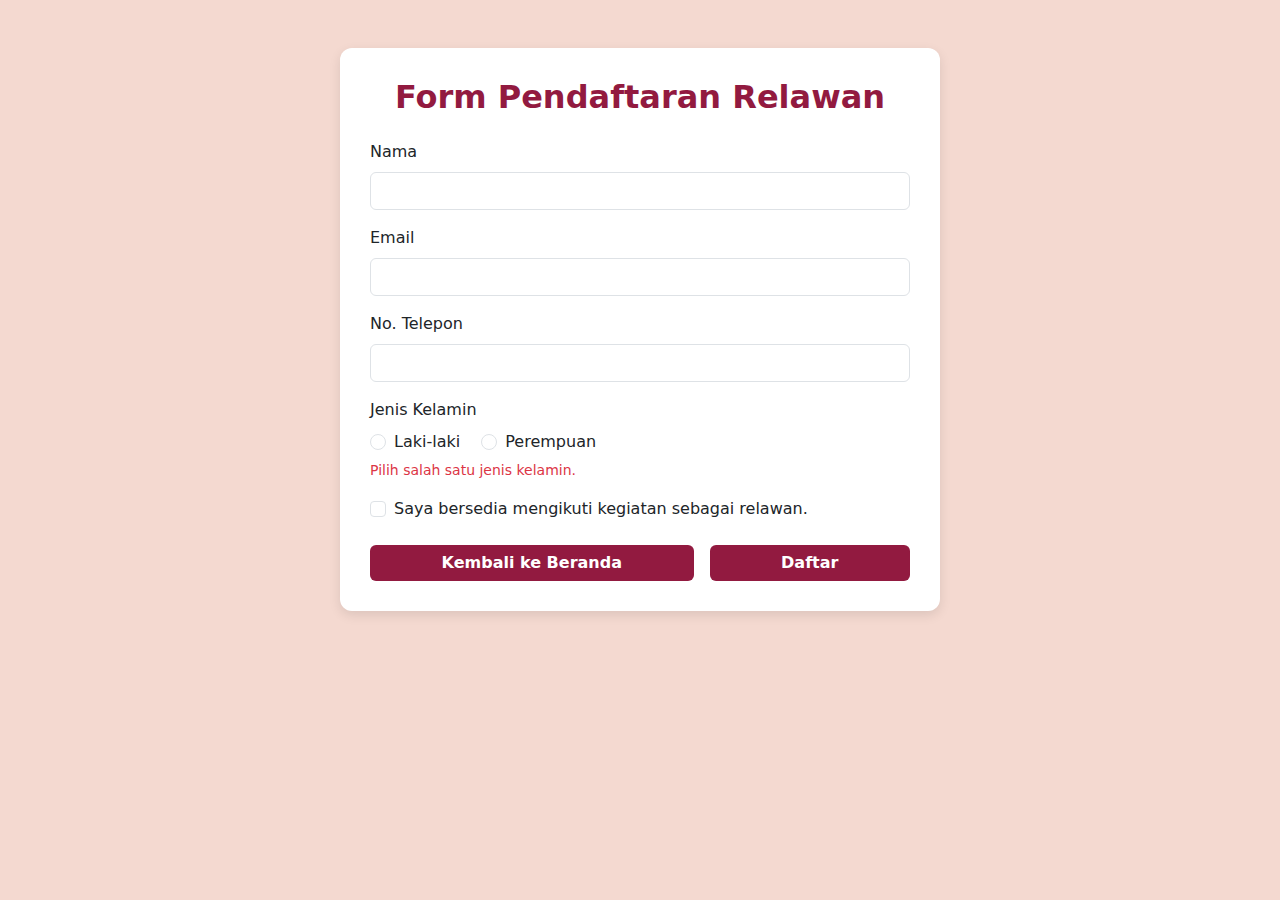
<file: formrelawan.html>
<!DOCTYPE html>
<html lang="en">

<head>
    <meta charset="UTF-8" />
    <meta name="viewport" content="width=device-width, initial-scale=1.0" />
    <title>Form Relawan</title>
    <link href="https://cdn.jsdelivr.net/npm/bootstrap@5.3.3/dist/css/bootstrap.min.css" rel="stylesheet" />
    <link rel="stylesheet" href="form.css">
</head>

<body>
    <div class="container py-5 px-3">
        <div class="form-container mx-auto">
            <h2>Form Pendaftaran Relawan</h2>
            <form id="relawanForm" novalidate>
                <div class="mb-3">
                    <label for="nama" class="form-label">Nama</label>
                    <input type="text" class="form-control" id="nama" required />
                    <div class="invalid-feedback">Nama wajib diisi.</div>
                </div>
                <div class="mb-3">
                    <label for="email" class="form-label">Email</label>
                    <input type="email" class="form-control" id="email" required />
                    <div class="invalid-feedback">Email wajib diisi dengan benar.</div>
                </div>
                <div class="mb-3">
                    <label for="telepon" class="form-label">No. Telepon</label>
                    <input type="tel" class="form-control" id="telepon" required pattern="[0-9]+" />
                    <div class="invalid-feedback">Masukkan nomor telepon yang valid.</div>
                </div>
                <div class="mb-3">
                    <label class="form-label">Jenis Kelamin</label><br />
                    <div class="form-check form-check-inline">
                        <input class="form-check-input" type="radio" name="gender" id="laki" value="Laki-laki"
                            required />
                        <label class="form-check-label" for="laki">Laki-laki</label>
                    </div>
                    <div class="form-check form-check-inline">
                        <input class="form-check-input" type="radio" name="gender" id="perempuan" value="Perempuan"
                            required />
                        <label class="form-check-label" for="perempuan">Perempuan</label>
                    </div>
                    <div class="invalid-feedback d-block" id="genderError" style="display:none;">
                        Pilih salah satu jenis kelamin.
                    </div>
                </div>
                <div class="mb-4 form-check">
                    <input class="form-check-input" type="checkbox" id="bersedia" required />
                    <label class="form-check-label" for="bersedia">
                        Saya bersedia mengikuti kegiatan sebagai relawan.
                    </label>
                    <div class="invalid-feedback">Anda harus menyetujui ini.</div>
                </div>
                <div class="d-flex gap-3">
                    <a href="index.html" class="btn btn-red flex-fill">Kembali ke Beranda</a>
                    <button type="submit" class="btn btn-red flex-fill">Daftar</button>
                </div>
            </form>
        </div>
    </div>

    <!-- Modal -->
    <div class="modal fade" id="thanksModal" tabindex="-1" aria-labelledby="thanksModalLabel" aria-hidden="true">
        <div class="modal-dialog modal-dialog-centered">
            <div class="modal-content text-center">
                <div class="modal-body py-5">
                    <h5 class="mb-3">Terima kasih sudah mendaftar!</h5>
                    <p>Kami akan menghubungi Anda melalui email jika terpilih menjadi relawan.</p>
                </div>
                <div class="modal-footer border-0 justify-content-center">
                    <button type="button" class="btn btn-danger"
                        onclick="window.location.href='index.html'">Tutup</button>
                </div>
            </div>
        </div>
    </div>

    <!-- Script -->
    <script>
        const form = document.getElementById("relawanForm");

        form.addEventListener("submit", function (e) {
            e.preventDefault();
            const genderChecked = document.querySelector('input[name="gender"]:checked');
            const genderError = document.getElementById("genderError");

            if (!genderChecked) {
                genderError.style.display = "block";
            } else {
                genderError.style.display = "none";
            }

            if (form.checkValidity() && genderChecked) {
                const modal = new bootstrap.Modal(document.getElementById("thanksModal"));
                modal.show();
                form.classList.remove("was-validated");
                form.reset();
            } else {
                form.classList.add("was-validated");
            }
        });
    </script>
    <script src="https://cdn.jsdelivr.net/npm/bootstrap@5.3.3/dist/js/bootstrap.bundle.min.js"></script>
</body>

</html>
</file>
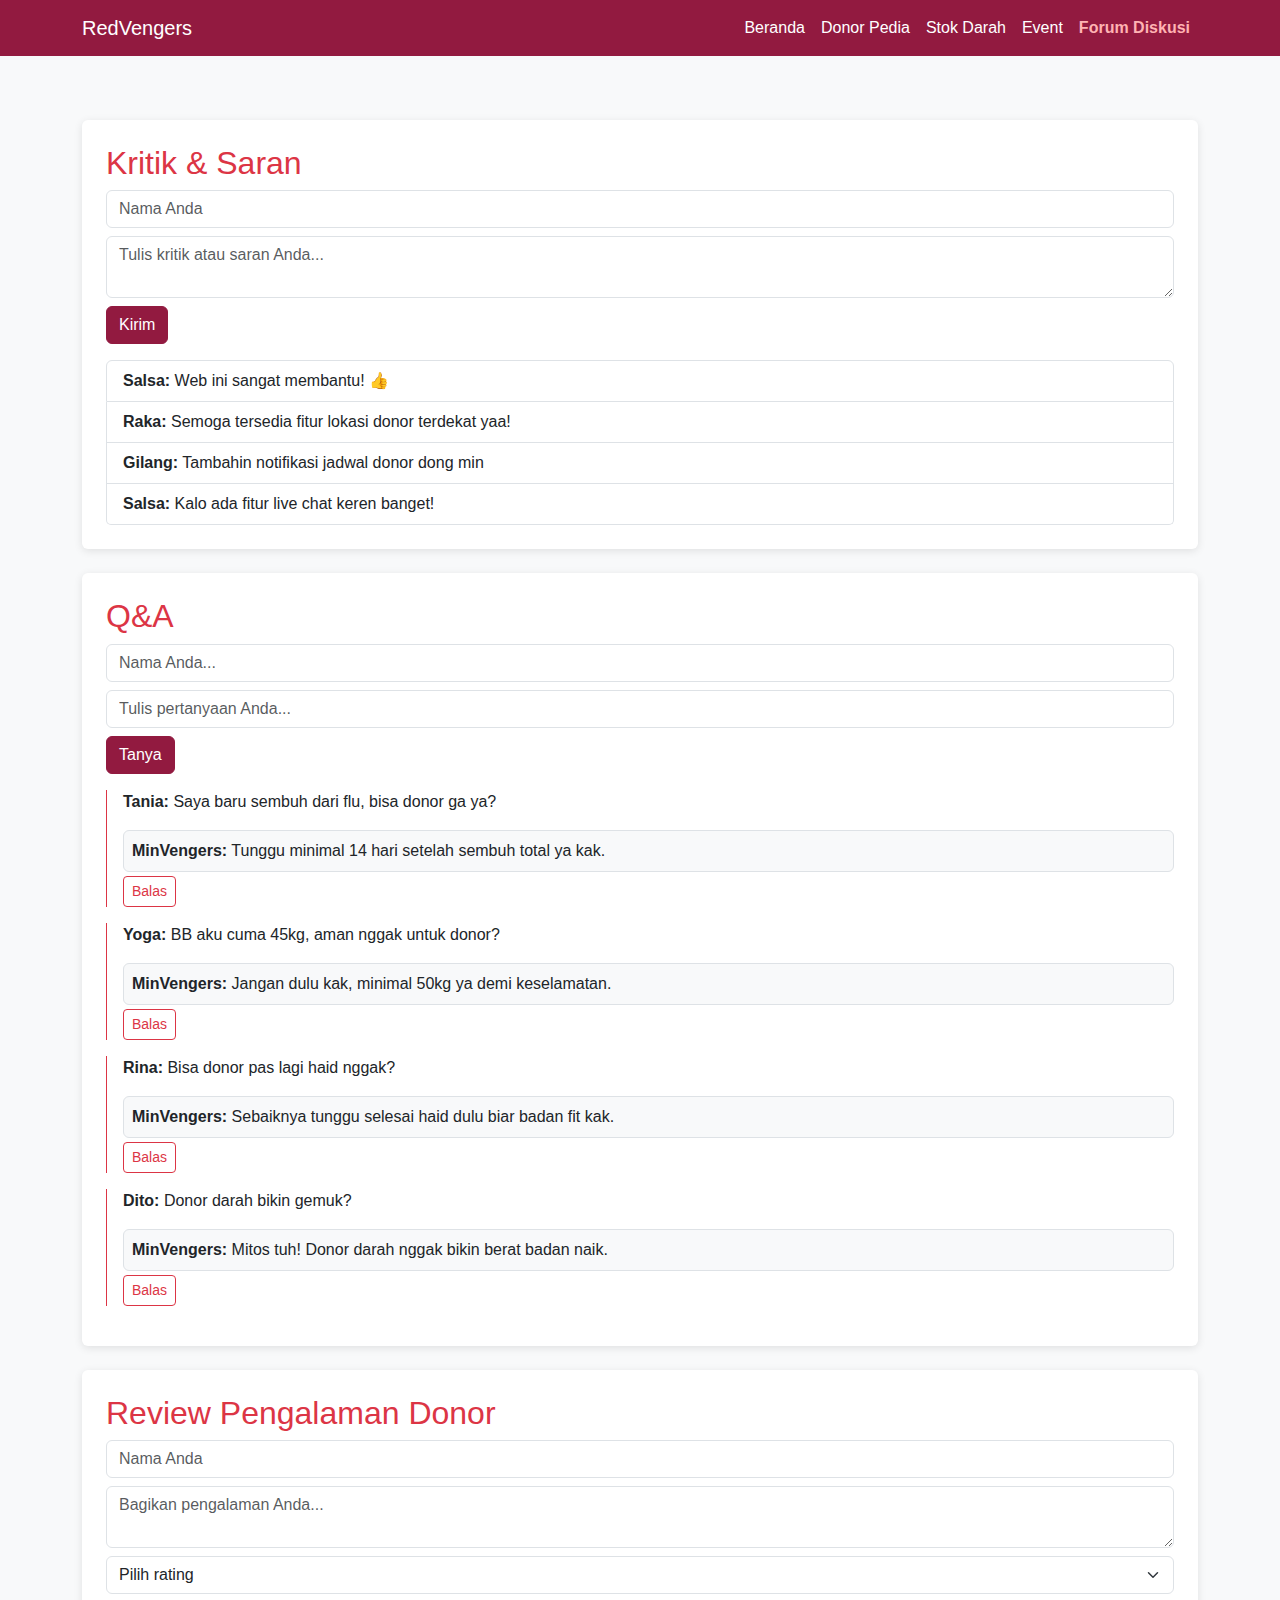
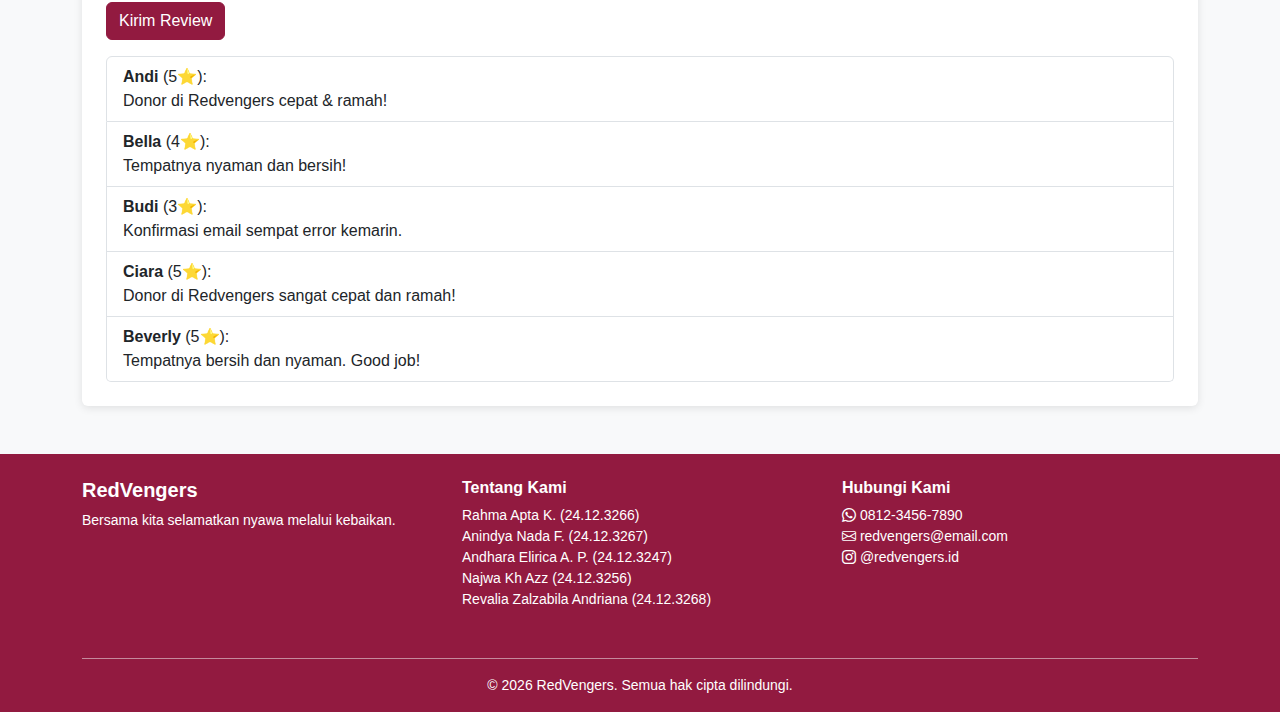
<file: forum.html>
<!DOCTYPE html>
<html lang="id">
<head>
  <meta charset="UTF-8" />
  <meta name="viewport" content="width=device-width, initial-scale=1.0"/>
  <title>Redvengers | Forum Donor Darah</title>
  <link href="https://cdn.jsdelivr.net/npm/bootstrap@5.3.2/dist/css/bootstrap.min.css" rel="stylesheet"/>
  <link rel="stylesheet" href="forum.css" />
</head>
<body class="bg-light text-dark">

<!-- Navbar -->
  <header>
    <nav class="navbar navbar-expand-md navbar-dark fixed-top " style="background-color: #921A40;">
  <div class="container">
    <a class="navbar-brand" href="#">RedVengers</a>
    <button class="navbar-toggler" type="button" data-bs-toggle="collapse" data-bs-target="#navbarCollapse"
      aria-controls="navbarCollapse" aria-expanded="false" aria-label="Toggle navigation">
      <span class="navbar-toggler-icon"></span>
    </button>
    <div class="collapse navbar-collapse" id="navbarCollapse">
      <ul class="navbar-nav ms-auto mb-2 mb-md-0" style="margin-left: 58%;">
        <li class="nav-item"><a class="nav-link" href="index.html">Beranda</a></li>
        <li class="nav-item"><a class="nav-link" href="donorPedia.html">Donor Pedia</a></li>
        <li class="nav-item"><a class="nav-link" href="stok.html">Stok Darah</a></li>
        <li class="nav-item"><a class="nav-link" href="event.html">Event</a></li>
        <li class="nav-item"><a class="nav-link active" href="forum.html">Forum Diskusi</a></li>
      </ul>
    </div>
  </div>
</nav>
  </header>

<main class="container mt-5 pt-5">
  <!-- Kritik & Saran -->
  <section class="card my-4 p-4">
    <h2 class="text-danger">Kritik & Saran</h2>
    <form id="feedback-form" class="mb-3">
      <input type="text" id="nama" class="form-control mb-2" placeholder="Nama Anda" required>
      <textarea id="pesan" class="form-control mb-2" placeholder="Tulis kritik atau saran Anda..." required></textarea>
      <button type="submit" class="btn btn-danger">Kirim</button>
    </form>
    <ul class="list-group" id="daftar-feedback"></ul>
  </section>

  <!-- Q&A -->
  <section class="card my-4 p-4">
    <h2 class="text-danger">Q&A</h2>
    <form id="faq-form" class="mb-3">
      <input type="text" id="nama-penanya" class="form-control mb-2" placeholder="Nama Anda..." required>
      <input type="text" id="pertanyaan" class="form-control mb-2" placeholder="Tulis pertanyaan Anda..." required>
      <button type="submit" class="btn btn-danger">Tanya</button>
    </form>
    <div id="daftar-qa"></div>
  </section>

  <!-- Review -->
  <section class="card my-4 p-4">
    <h2 class="text-danger">Review Pengalaman Donor</h2>
    <form id="review-form" class="mb-3">
      <input type="text" id="nama-review" class="form-control mb-2" placeholder="Nama Anda" required>
      <textarea id="isi-review" class="form-control mb-2" placeholder="Bagikan pengalaman Anda..." required></textarea>
      <select id="rating" class="form-select mb-2" required>
        <option value="">Pilih rating</option>
        <option value="5">⭐⭐⭐⭐⭐</option>
        <option value="4">⭐⭐⭐⭐</option>
        <option value="3">⭐⭐⭐</option>
        <option value="2">⭐⭐</option>
        <option value="1">⭐</option>
      </select>
      <button type="submit" class="btn btn-danger">Kirim Review</button>
    </form>
    <ul class="list-group" id="daftar-review"></ul>
  </section>
</main>

  <link href="https://cdn.jsdelivr.net/npm/bootstrap-icons@1.10.5/font/bootstrap-icons.css" rel="stylesheet">
  <footer class="text-white pt-4 pb-3 mt-5" style="background-color: #921A40;">
    <div class="container">
      <div class="row">

        <div class="col-md-4 mb-3">
          <h5 class="fw-bold">RedVengers</h5>
          <p class="small">Bersama kita selamatkan nyawa melalui kebaikan.</p>
        </div>

        <div class="col-md-4 mb-3">
          <h6 class="fw-bold">Tentang Kami</h6>
          <ul class="list-unstyled small">
            <li>Rahma Apta K. (24.12.3266)</li>
            <li>Anindya Nada F. (24.12.3267)</li>
            <li>Andhara Elirica A. P. (24.12.3247)</li>
            <li>Najwa Kh Azz (24.12.3256)</li>
            <li>Revalia Zalzabila Andriana (24.12.3268)</li>
          </ul>
        </div>

        <div class="col-md-4 mb-3">
          <h6 class="fw-bold">Hubungi Kami</h6>
          <ul class="list-unstyled small">
            <li><i class="bi bi-whatsapp"></i> 0812-3456-7890</li>
            <li><i class="bi bi-envelope"></i> redvengers@email.com</li>
            <li><i class="bi bi-instagram"></i> @redvengers.id</li>
          </ul>
        </div>
      </div>

      <hr class="border-light opacity-50" />

      <div class="text-center small">
        &copy; <span id="tahun"></span> RedVengers. Semua hak cipta dilindungi.
      </div>
    </div>
  </footer>

  <script>
    document.getElementById("tahun").textContent = new Date().getFullYear();
  </script>
<script src="scriptforum.js"></script>
<script src="https://cdn.jsdelivr.net/npm/bootstrap@5.3.2/dist/js/bootstrap.bundle.min.js"></script>
</body>
</html>
</file>
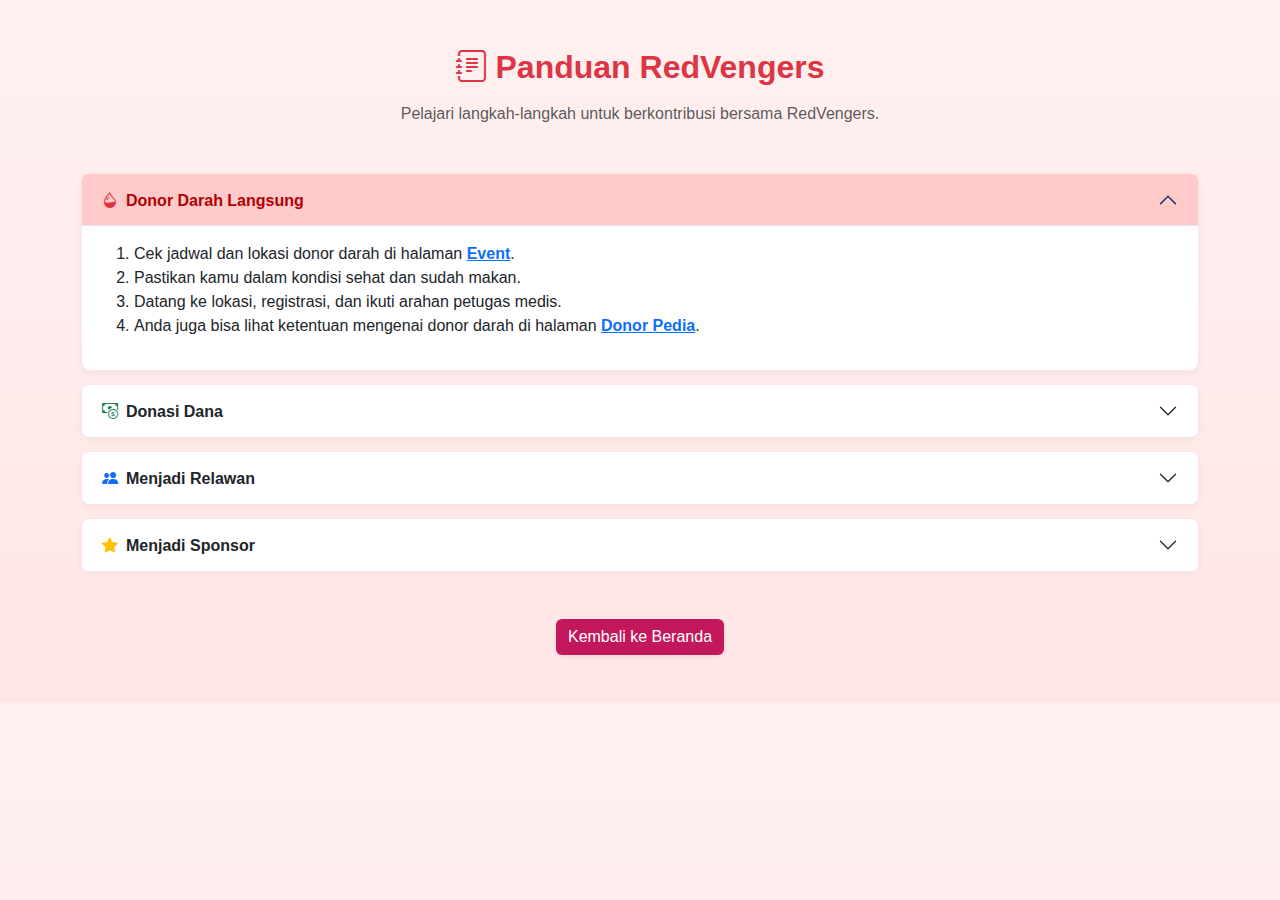
<file: panduan.html>
<!DOCTYPE html>
<html lang="id">
<head>
  <meta charset="UTF-8">
  <meta name="viewport" content="width=device-width, initial-scale=1">
  <title>Panduan Donasi - RedVengers</title>
  <link href="https://cdn.jsdelivr.net/npm/bootstrap@5.3.6/dist/css/bootstrap.min.css" rel="stylesheet">
  <link href="https://cdn.jsdelivr.net/npm/bootstrap-icons@1.10.5/font/bootstrap-icons.css" rel="stylesheet">
  <link rel="stylesheet" href="panduan.css">
</head>
<body>

  <div class="container py-5">
    <h2 class="text-center text-danger fw-bold mb-3">
      <i class="bi bi-journal-text me-2"></i>Panduan RedVengers
    </h2>
    <p class="text-center text-muted mb-5">Pelajari langkah-langkah untuk berkontribusi bersama RedVengers.</p>

    <div class="accordion" id="accordionPanduan">
      
      <!-- Donor Darah -->
      <div class="accordion-item">
        <h2 class="accordion-header" id="headingOne">
          <button class="accordion-button" type="button" data-bs-toggle="collapse" data-bs-target="#collapseOne">
            <i class="bi bi-droplet-half me-2 text-danger"></i>Donor Darah Langsung
          </button>
        </h2>
        <div id="collapseOne" class="accordion-collapse collapse show" data-bs-parent="#accordionPanduan">
          <div class="accordion-body">
            <ol>
              <li>Cek jadwal dan lokasi donor darah di halaman <a href="event.html"><strong>Event</strong></a>.</li>
              <li>Pastikan kamu dalam kondisi sehat dan sudah makan.</li>
              <li>Datang ke lokasi, registrasi, dan ikuti arahan petugas medis.</li>
              <li>Anda juga bisa lihat ketentuan mengenai donor darah di halaman <a href="donorPedia.html"><strong>Donor Pedia</strong></a>.</li>
            </ol>
          </div>
        </div>
      </div>

      <!-- Donasi Dana -->
      <div class="accordion-item">
        <h2 class="accordion-header" id="headingTwo">
          <button class="accordion-button collapsed" type="button" data-bs-toggle="collapse" data-bs-target="#collapseTwo">
            <i class="bi bi-cash-coin me-2 text-success"></i>Donasi Dana
          </button>
        </h2>
        <div id="collapseTwo" class="accordion-collapse collapse" data-bs-parent="#accordionPanduan">
          <div class="accordion-body">
            <ol>
              <li>Kunjungi halaman <strong>Donasi RedVengers</strong>.</li>
              <li>Pilih nominal dan metode pembayaran (bank atau e-wallet).</li>
              <li>Upload bukti transfer dan dapatkan laporan berkala.</li>
            </ol>
          </div>
        </div>
      </div>

      <!-- Relawan -->
      <div class="accordion-item">
        <h2 class="accordion-header" id="headingThree">
          <button class="accordion-button collapsed" type="button" data-bs-toggle="collapse" data-bs-target="#collapseThree">
            <i class="bi bi-people-fill me-2 text-primary"></i>Menjadi Relawan
          </button>
        </h2>
        <div id="collapseThree" class="accordion-collapse collapse" data-bs-parent="#accordionPanduan">
          <div class="accordion-body">
            <ol>
              <li>Isi <strong>Form Relawan</strong> yang tersedia di halaman utama.</li>
              <li>Lengkapi data yang dibutuhkan dalam form.</li>
              <li>Tunggu konfirmasi dan briefing dari tim kami.</li>
            </ol>
          </div>
        </div>
      </div>

      <!-- Sponsor -->
      <div class="accordion-item">
        <h2 class="accordion-header" id="headingFour">
          <button class="accordion-button collapsed" type="button" data-bs-toggle="collapse" data-bs-target="#collapseFour">
            <i class="bi bi-star-fill me-2 text-warning"></i>Menjadi Sponsor
          </button>
        </h2>
        <div id="collapseFour" class="accordion-collapse collapse" data-bs-parent="#accordionPanduan">
          <div class="accordion-body">
            <ol>
              <li>Hubungi kami melalui form sponsor atau email resmi.</li>
              <li>Pilih bentuk sponsor (dana, logistik, media partner, dll).</li>
              <li>Kami akan kirimkan proposal dan peluang branding sosial.</li>
            </ol>
          </div>
        </div>
      </div>

    </div>

    <div class="text-center mt-5">
      <a href="index.html" class="btn custom-btn shadow-sm">Kembali ke Beranda</a>
    </div>
  </div>

  <script src="https://cdn.jsdelivr.net/npm/bootstrap@5.3.6/dist/js/bootstrap.bundle.min.js"></script>
</body>
</html>
</file>
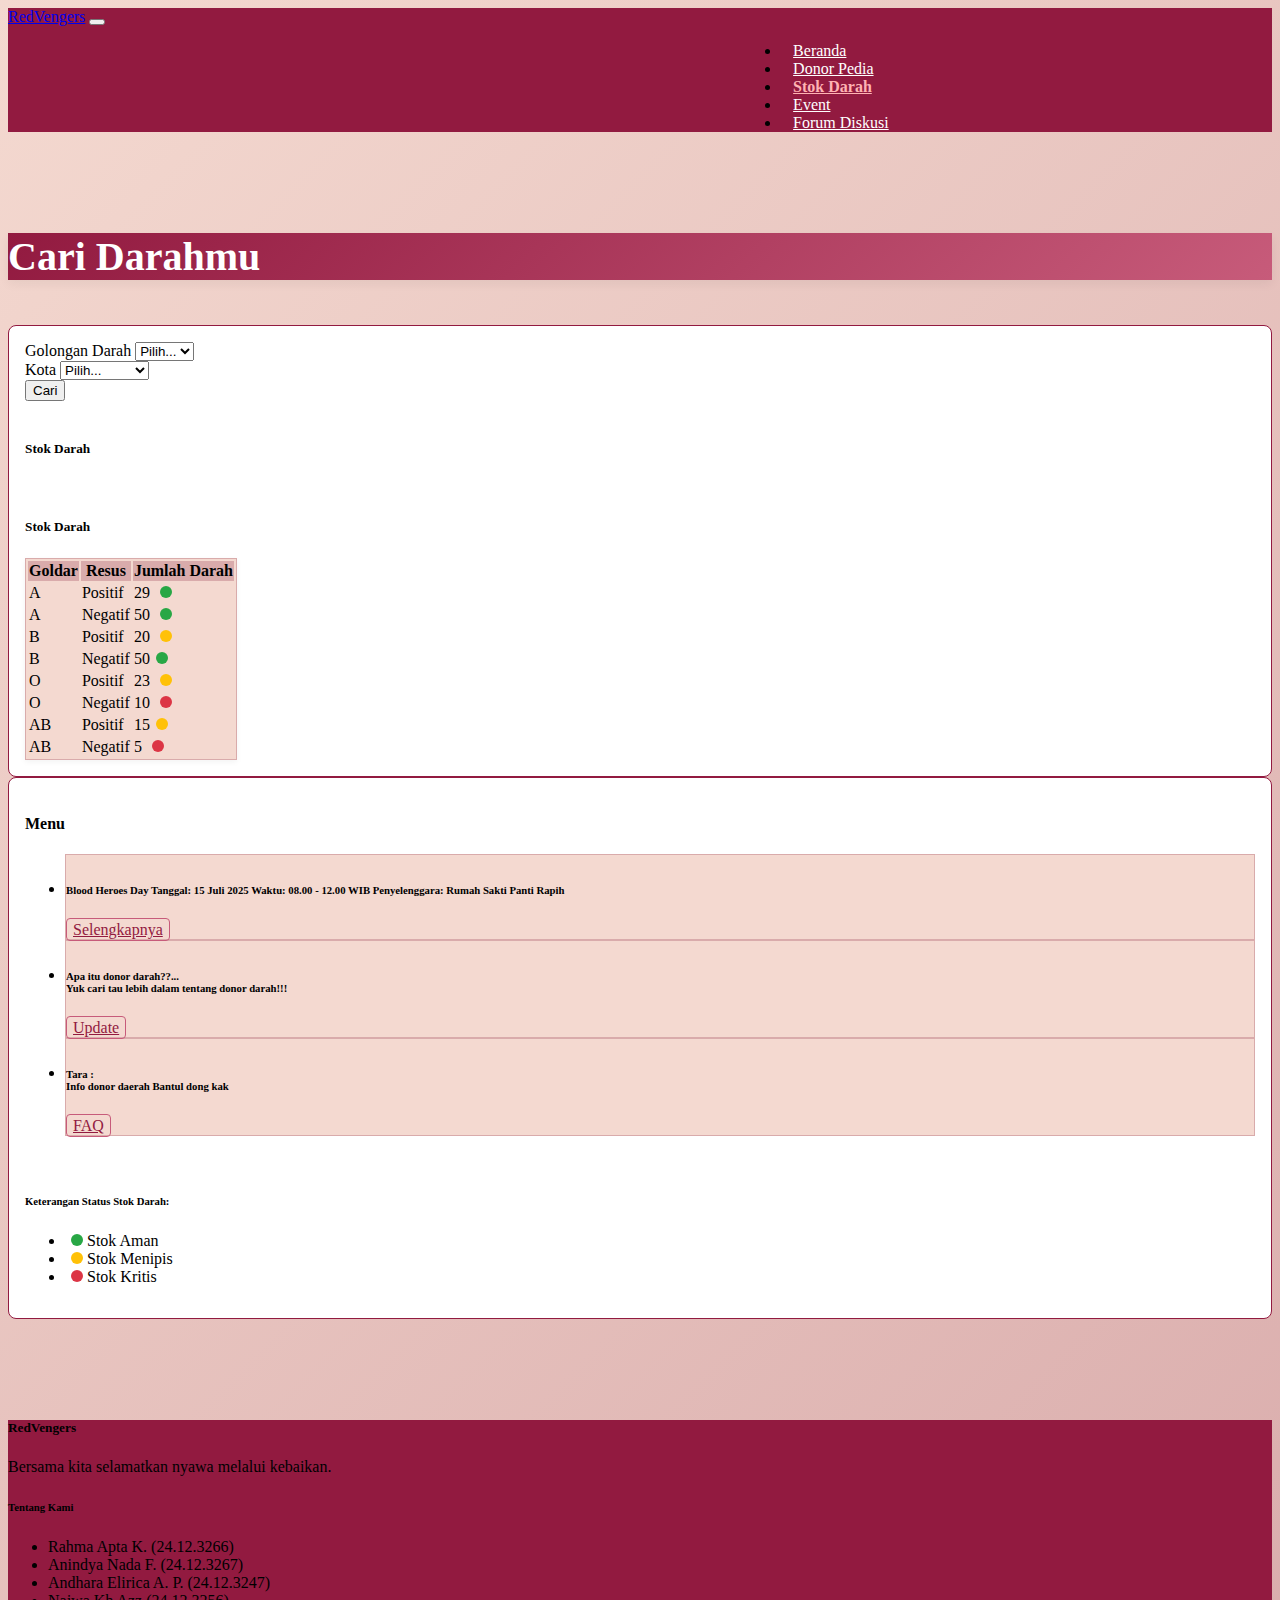
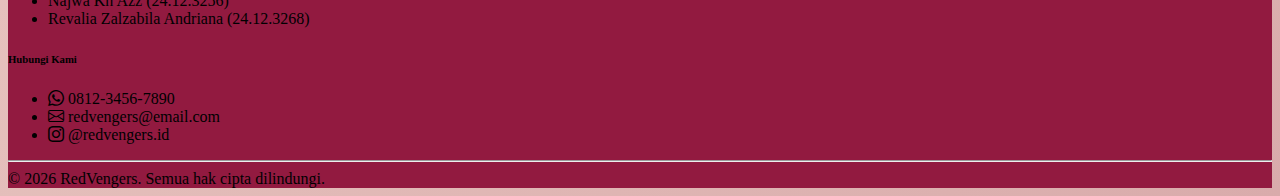
<file: stok.html>
<!DOCTYPE html>
<html lang="en">

<head>
    <meta charset="UTF-8">
    <meta name="viewport" content="width=device-width, initial-scale=1.0">
    <title>RedVengers | Donor Darah</title>
    <link href="https://cdn.jsdelivr.net/npm/bootstrap@5.3.7/dist/css/bootstrap.min.css" rel="stylesheet"
        integrity="sha384-LN+7fdVzj6u52u30Kp6M/trliBMCMKTyK833zpbD+pXdCLuTusPj697FH4R/5mcr" crossorigin="anonymous">
    <link rel="stylesheet" href="stok.css">
</head>

<body>
    <script src="https://cdn.jsdelivr.net/npm/bootstrap@5.3.6/dist/js/bootstrap.bundle.min.js"
        integrity="sha384-j1CDi7MgGQ12Z7Qab0qlWQ/Qqz24Gc6BM0thvEMVjHnfYGF0rmFCozFSxQBxwHKO"
        crossorigin="anonymous"></script>

    <header>
        <nav class="navbar navbar-expand-md navbar-dark fixed-top " style="background-color: #921A40;">
            <div class="container">
                <a class="navbar-brand" href="#">RedVengers</a>
                <button class="navbar-toggler" type="button" data-bs-toggle="collapse" data-bs-target="#navbarCollapse"
                    aria-controls="navbarCollapse" aria-expanded="false" aria-label="Toggle navigation">
                    <span class="navbar-toggler-icon"></span>
                </button>
                <div class="collapse navbar-collapse" id="navbarCollapse">
                    <ul class="navbar-nav ms-auto mb-2 mb-md-0" style="margin-left: 58%;">
                        <li class="nav-item"><a class="nav-link" href="index.html">Beranda</a></li>
                        <li class="nav-item"><a class="nav-link" href="donorPedia.html">Donor Pedia</a></li>
                        <li class="nav-item"><a class="nav-link active" href="stok.html">Stok Darah</a></li>
                        <li class="nav-item"><a class="nav-link" href="event.html">Event</a></li>
                        <li class="nav-item"><a class="nav-link" href="forum.html">Forum Diskusi</a></li>
                    </ul>
                </div>
            </div>
        </nav>
    </header>

    <main>
        <div class="container">
            <div class="p-5 text-center rounded-3 border-costum">
                <h1 class="text-body-emphasis">Cari Darahmu</h1>
            </div>

            <br>
            <div class="row gx-5">
                <div class="col-md-7 col-lg-7 mb-4">
                    <form id="filterForm" class="needs-validation" novalidate>
                        <div class="row g-3">
                            <div class="col-sm-6">
                                <label for="goldar" class="form-label">Golongan Darah</label>
                                <select class="form-select" id="goldar" required>
                                    <option value="">Pilih...</option>
                                    <option>A</option>
                                    <option>B</option>
                                    <option>O</option>
                                    <option>AB</option>
                                    <option>A-</option>
                                    <option>B-</option>
                                    <option>O-</option>
                                    <option>AB-</option>
                                </select>
                            </div>

                            <div class="col-sm-6">
                                <label for="city" class="form-label">Kota</label>
                                <select class="form-select" id="city" required>
                                    <option value="">Pilih...</option>
                                    <option>Solo</option>
                                    <option>Bandung</option>
                                    <option>Yogyakarta</option>
                                    <option>Semarang</option>
                                    <option>Surabaya</option>
                                </select>
                            </div>
                        </div>
                        <div class="mt-3">
                            <button type="submit" class="btn btn-primary">Cari</button>
                        </div>
                    </form>

                    <br>
                    <div class="col-12">
                        <h5 class="mb-3">Stok Darah</h5>
                        <table id="stokTable" class="table table-bordered text-center">
                            <thead class="table-light">
                                <tr>
                                    <th>Goldar</th>
                                    <th>kota</th>
                                    <th>rhesus</th>
                                    <th>Jumlah Darah</th>
                                </tr>
                            </thead>
                            <tbody></tbody>
                        </table>
                    </div>


                    <br>
                    <table class="table table-bordered text-center">
                        <div class="col-12">
                            <h5 class="mb-3">Stok Darah</h5>
                            <div class="table-responsive">
                                <thead class="table-light">
                                    <tr>
                                        <th>Goldar</th>
                                        <th>Resus</th>
                                        <th>Jumlah Darah</th>
                                    </tr>
                                </thead>
                                <tbody>
                                    <tr>
                                        <td>A</td>
                                        <td>Positif</td>
                                        <td>29
                                            <span class="circle circle-green"></span>
                                        </td>
                                    </tr>
                                    <tr>
                                        <td>A</td>
                                        <td>Negatif</td>
                                        <td>50
                                            <span class="circle circle-green"></span>
                                        </td>
                                    </tr>
                                    <tr>
                                        <td>B</td>
                                        <td>Positif</td>
                                        <td>20
                                            <span class="circle circle-yellow"></span>
                                        </td>
                                    </tr>
                                    <tr>
                                        <td>B</td>
                                        <td>Negatif</td>
                                        <td>50<span class="circle circle-green"></span></td>
                                    </tr>
                                    <tr>
                                        <td>O</td>
                                        <td>Positif</td>
                                        <td>23
                                            <span class="circle circle-yellow"></span>
                                        </td>
                                    </tr>
                                    <tr>
                                        <td>O</td>
                                        <td>Negatif</td>
                                        <td>10
                                            <span class="circle circle-red"></span>
                                        </td>
                                    </tr>
                                    <tr>
                                        <td>AB</td>
                                        <td>Positif</td>
                                        <td>15<span class="circle circle-yellow"></span></td>
                                    </tr>
                                    <tr>
                                        <td>AB</td>
                                        <td>Negatif</td>
                                        <td>5
                                            <span class="circle circle-red"></span>
                                        </td>
                                    </tr>
                                </tbody>
                            </div>
                        </div>
                    </table>
                </div>

                <div class="col-md-5 col-lg-4 order-md-last ms-auto mb-4">
                    <h4 class="d-flex justify-content-between align-items-center mb-3">
                        <span class="text-danger">Menu</span>
                    </h4>
                    <ul class="list-group mb-3">
                        <li class="list-group-item d-flex justify-content-between">
                            <div>
                                <h6 class="my-0">
                                    Blood Heroes Day
                                    Tanggal: 15 Juli 2025
                                    Waktu: 08.00 - 12.00 WIB
                                    Penyelenggara: Rumah Sakti Panti Rapih
                                </h6>
                            </div>
                            <span class="text-muted">
                                <a href="event.html" class="text-decoration-none link-bordered">Selengkapnya</a>
                            </span>
                        </li>
                        <li class="list-group-item d-flex justify-content-between">
                            <div>
                                <h6 class="my-0">
                                    Apa itu donor darah??... <br>
                                    Yuk cari tau lebih dalam tentang donor darah!!!
                                </h6>
                            </div>
                            <span class="text-muted">
                                <a href="donorPedia.html" class="text-decoration-none link-bordered">Update</a>
                            </span>
                        </li>
                        <li class="list-group-item d-flex justify-content-between">
                            <div>
                                <h6 class="my-0">
                                    <span class="fw-bold">Tara :</span> <br>
                                    Info donor daerah Bantul dong kak
                                </h6>
                            </div>
                            <span class="text-muted">
                                <a href="forum.html" class="text-decoration-none link-bordered">FAQ</a>
                            </span>
                        </li>
                    </ul>
                    <br>
                    <div class="mt-3">
                        <h6>Keterangan Status Stok Darah:</h6>
                        <ul class="list-unstyled">
                            <li>
                                <span class="circle circle-green"></span>
                                <span class="ms-2">Stok Aman</span>
                            </li>
                            <li>
                                <span class="circle circle-yellow"></span>
                                <span class="ms-2">Stok Menipis</span>
                            </li>
                            <li>
                                <span class="circle circle-red"></span>
                                <span class="ms-2">Stok Kritis</span>
                            </li>
                        </ul>
                    </div>
                </div>
            </div>
        </div>

        <link href="https://cdn.jsdelivr.net/npm/bootstrap-icons@1.10.5/font/bootstrap-icons.css" rel="stylesheet">
        <footer class="text-white pt-4 pb-3 mt-5" style="background-color: #921A40;">
            <div class="container">
                <div class="row">
                    <!-- Kolom 1: Brand -->
                    <div class="col-md-4 mb-3">
                        <h5 class="fw-bold">RedVengers</h5>
                        <p class="small">Bersama kita selamatkan nyawa melalui kebaikan.</p>
                    </div>

                    <!-- Kolom 2: Tentang Kami -->
                    <div class="col-md-4 mb-3">
                        <h6 class="fw-bold">Tentang Kami</h6>
                        <ul class="list-unstyled small">
                            <li>Rahma Apta K. (24.12.3266)</li>
                            <li>Anindya Nada F. (24.12.3267)</li>
                            <li>Andhara Elirica A. P. (24.12.3247)</li>
                            <li>Najwa Kh Azz (24.12.3256)</li>
                            <li>Revalia Zalzabila Andriana (24.12.3268)</li>
                        </ul>
                    </div>

                    <!-- Kolom 3: Hubungi Kami -->
                    <div class="col-md-4 mb-3">
                        <h6 class="fw-bold">Hubungi Kami</h6>
                        <ul class="list-unstyled small">
                            <li><i class="bi bi-whatsapp"></i> 0812-3456-7890</li>
                            <li><i class="bi bi-envelope"></i> redvengers@email.com</li>
                            <li><i class="bi bi-instagram"></i> @redvengers.id</li>
                        </ul>
                    </div>
                </div>

                <!-- Garis Horizontal -->
                <hr class="border-light opacity-50" />

                <!-- Copyright -->
                <div class="text-center small">
                    &copy; <span id="tahun"></span> RedVengers. Semua hak cipta dilindungi.
                </div>
            </div>
        </footer>

        <script>
            // Tahun Otomatis
            document.getElementById("tahun").textContent = new Date().getFullYear();
        </script>
    </main>

    <script src="scriptstok.js" defer></script>
</body>

</html>
</file>
<file: style.css>
.navbar-nav .nav-link {
  position: relative;
  color: #ffffff;
  font-weight: 500;
  padding: 8px 12px;
  transition: color 0.3s ease;
}

/* Hover underline halus */
.navbar-nav .nav-link::after {
  content: '';
  position: absolute;
  bottom: 4px;
  left: 10%;
  width: 0;
  height: 2px;
  background-color: #ffd2d2;
  transition: width 0.3s ease-in-out
}

.navbar-nav .nav-link:hover::after {
  width: 80%;
}

/* Active tab highlight */
.navbar-nav .nav-link.active {
  color: #ffb3b3;
  font-weight: 600;
}

.hero-section {
    width: 100%;
    height: 108vh;
    background: linear-gradient(to right, #f14c57, #f79ca4); 
    display: flex;
    justify-content: center;
    align-items: center;
    position: relative;
}

.carousel {
    margin-top: 80px;
    width: 90%;
    max-width: 1000px;
    border-radius: 15px;
    overflow: hidden;
    background-color: #fff;
    box-shadow: 0 8px 20px rgba(0,0,0,0.2);
}

.carousel-img {
    height: 500px;
    object-fit: cover;
    width: 100%;
}

.custom-caption {
    position: absolute;
    bottom: 15%;
    left: 8%;
    text-align: left;
    max-width: 450px;
    background: rgba(0, 0, 0, 0.4);
    padding: 10px;
    margin-left: 30px;
    border-radius: 10px;
}

.custom-caption h1 {
    font-size: 2rem;
    color: #fff;
}

.custom-caption p {
    color: #f1f1f1;
}

.custom-caption .btn-danger {
    background-color: #e60023;
    border: none;
}


@media (max-width: 768px) {
  .carousel-img {
    height: 250px;
    object-fit: cover;
  }

  .custom-caption {
    left: 5%;
    bottom: 10%;
    max-width: 90%;
    margin-left: 0;
    padding: 8px;
    text-align: center;
  }

  .custom-caption h1 {
    font-size: 1.2rem;
  }

  .custom-caption p {
    font-size: 0.9rem;
  }

  .custom-caption .btn-danger {
    font-size: 0.9rem;
    padding: 6px 14px;
  }

  .navbar-nav {
    text-align: center;
  }

  .navbar-nav .nav-link {
    padding: 12px;
    font-size: 1rem;
    border-bottom: 1px solid rgba(255,255,255,0.1);
  }
}
</file>
<file: donor.css>
body {
  background-color: #f4d9d0;
  font-family: 'Segoe UI', Tahoma, Geneva, Verdana, sans-serif;
  color: #4a4a4a;
  margin: 0;
  padding: 0;
}

.navbar-nav .nav-link {
  position: relative;
  color: #ffffff;
  font-weight: 500;
  padding: 8px 12px;
  transition: color 0.3s ease;
}

/* Hover underline halus */
.navbar-nav .nav-link::after {
  content: '';
  position: absolute;
  bottom: 4px;
  left: 10%;
  width: 0;
  height: 2px;
  background-color: #ffd2d2;
  transition: width 0.3s ease-in-out
}

.navbar-nav .nav-link:hover::after {
  width: 80%;
}

/* Active tab highlight */
.navbar-nav .nav-link.active {
  color: #ffb3b3;
  font-weight: 600;
}

.hero {
  position: relative;
  height: 200px;
  background: url('topblood.jpg') center/cover no-repeat;
  margin-top: 2%;
  border-top: 5px solid #921a40;
}

.hero .overlay {
  position: absolute;
  inset: 0;
  background-color: rgba(146, 26, 64, 0.75);
  display: flex;
  align-items: center;
  justify-content: center;
  color: #f4d9d0;
  font-size: 2rem;
  font-weight: 800;
  text-align: center;
  padding: 0 1rem;
}

.nav-subtabs {
  margin: 1rem 0 2rem;
  display: flex;
  flex-wrap: wrap;
  gap: 0.75rem;
  justify-content: center;
}

.nav-subtabs button {
  background-color: #c75b7a;
  color: white;
  border: none;
  padding: 0.5rem 1.1rem;
  border-radius: 25px;
  font-weight: 600;
  cursor: pointer;
  transition: background-color 0.3s ease;
}

.nav-subtabs button:hover,
.nav-subtabs button:focus {
  background-color: #921a40;
  outline: none;
}

.section-container {
  max-width: 900px;
  margin: 0 auto 4rem auto;
  padding: 1rem 1.5rem;
  background: white;
  border-radius: 10px;
  box-shadow: 0 4px 10px rgb(0 0 0 / 0.1);
}

.section-container h2 {
  color: #921a40;
  margin-bottom: 1rem;
  font-weight: 700;
  border-bottom: 3px solid #c75b7a;
  padding-bottom: 0.3rem;
}

.section-container img {
  max-width: 100%;
  height: 200px;
  object-fit: cover;
  border-radius: 8px;
  margin-bottom: 1rem;
}

.section-container,
#tentang-donor {
  padding: 0 1rem;
}

#tentang-donor h2 {
  text-align: center;
  font-size: 2rem;
  margin-bottom: 1.5rem;
  color: #921a40;
  font-weight: 700;
}

#tentang-donor img {
  display: block;
  margin: 0 auto 2rem;
  max-width: 100%;
  border-radius: 10px;
  box-shadow: 0 4px 8px rgba(0,0,0,0.15);
}

#tentang-donor p {
  text-align: justify;
  line-height: 1.7;
  font-size: 1.125rem;
  margin-bottom: 1.25rem;
  max-width: 720px;
  margin-left: auto;
  margin-right: auto;
  font-family: 'Georgia', serif;
  color: #3b2f2f;
}

.manfaat-item {
  display: flex;
  gap: 20px;
  align-items: flex-start;
  background-color: #f4d9d0;
  padding: 15px;
  border-radius: 12px;
  margin-bottom: 30px;
  box-shadow: 0 4px 8px rgba(0,0,0,0.1);
}

#proses-donor > h2 {
  text-align: center;
  color: #921a40;
  margin-bottom: 2rem;
  font-weight: 700;
}

#proses-donor .carousel-item img {
  max-height: 400px;
  object-fit: contain;
  margin: auto;
  border-radius: 10px;
  box-shadow: 0 4px 8px rgba(0,0,0,0.1);
}

#proses-donor .carousel-caption {
  background-color: rgba(146, 26, 64, 0.7);
  padding: 1rem 1.5rem;
  border-radius: 10px;
  max-width: 80%;
  bottom: 20px;
  left: 50%;
  transform: translateX(-50%);
  text-align: center;
  color: white;
}

.chat-container {
  display: flex;
  flex-direction: column;
  gap: 1.25rem;
}

.bubble {
  max-width: 85%;
  padding: 1rem 1.25rem;
  border-radius: 25px;
  box-shadow: 0 2px 6px rgb(0 0 0 / 0.12);
  font-size: 1.1rem;
  line-height: 1.4;
  position: relative;
}

.bubble.mitos {
  align-self: flex-start;
  background-color: #f8d7da;
  color: #842029;
  border-top-left-radius: 0;
}

.bubble.fakta {
  align-self: flex-end;
  background-color: #d1e7dd;
  color: #0f5132;
  border-top-right-radius: 0;
}

.bubble.mitos::before {
  content: '';
  position: absolute;
  top: 10px;
  left: -15px;
  border-top: 10px solid transparent;
  border-right: 15px solid #f8d7da;
  border-bottom: 10px solid transparent;
}

.bubble.fakta::before {
  content: '';
  position: absolute;
  top: 10px;
  right: -15px;
  border-top: 10px solid transparent;
  border-left: 15px solid #d1e7dd;
  border-bottom: 10px solid transparent;
}

#backToTopBtn {
  position: fixed;
  bottom: 30px;
  right: 30px;
  padding: 10px 15px;
  background-color: #921a40;
  color: #fff;
  border: none;
  border-radius: 8px;
  cursor: pointer;
  z-index: 1000;
  font-weight: 700;
  font-size: 1rem;
  box-shadow: 0 4px 8px rgba(146, 26, 64, 0.7);
  transition: background-color 0.3s ease;
}

#backToTopBtn:hover {
  background-color: #c75b7a;
}

.news-list {
  list-style-type: none;
  padding-left: 0;
}

.news-list li {
  margin-bottom: 1rem;
  border-left: 4px solid #921a40;
  padding-left: 1rem;
}

.news-list li a {
  color: #921a40;
  font-weight: 600;
  text-decoration: none;
}

.news-list li a:hover {
  text-decoration: underline;
}

@media (max-width: 768px) {
  .navbar-nav {
    text-align: center;
  }

  .navbar-nav .nav-link {
    padding: 12px;
    font-size: 1rem;
    border-bottom: 1px solid rgba(255,255,255,0.1);
  }

  
}
</file>
<file: donasi.css>
body {
  background-color: #fceeee;
}

.navbar-nav .nav-link {
  position: relative;
  color: #ffffff;
  font-weight: 500;
  padding: 8px 12px;
  transition: color 0.3s ease;
}

/* Hover underline halus */
.navbar-nav .nav-link::after {
  content: '';
  position: absolute;
  bottom: 4px;
  left: 10%;
  width: 0;
  height: 2px;
  background-color: #ffd2d2;
  transition: width 0.3s ease-in-out
}

.navbar-nav .nav-link:hover::after {
  width: 80%;
}

/* Active tab highlight */
.navbar-nav .nav-link.active {
  color: #ffb3b3;
  font-weight: 600;
}

.form-container {
  background-color: #fff;
  padding: 30px;
  border-radius: 12px;
  box-shadow: 0 4px 12px rgba(0, 0, 0, 0.1);
  max-width: 600px;
}

.icon-circle i {
  font-size: 48px;
  color: #28a745;
}

@media (max-width: 768px) {
  .navbar-nav {
    text-align: center;
  }

  .navbar-nav .nav-link {
    padding: 12px;
    font-size: 1rem;
    border-bottom: 1px solid rgba(255,255,255,0.1);
  }
}
</file>
<file: form.css>
body {
    background-color: #f4d9d0;
}

.navbar-nav .nav-link {
  position: relative;
  color: #ffffff;
  font-weight: 500;
  padding: 8px 12px;
  transition: color 0.3s ease;
}

/* Hover underline halus */
.navbar-nav .nav-link::after {
  content: '';
  position: absolute;
  bottom: 4px;
  left: 10%;
  width: 0;
  height: 2px;
  background-color: #ffd2d2;
  transition: width 0.3s ease-in-out
}

.navbar-nav .nav-link:hover::after {
  width: 80%;
}

/* Active tab highlight */
.navbar-nav .nav-link.active {
  color: #ffb3b3;
  font-weight: 600;
}

.form-container {
    background-color: #fff;
    padding: 30px;
    border-radius: 12px;
    box-shadow: 0 4px 12px rgba(0, 0, 0, 0.1);
    max-width: 600px;
}

.btn-red {
    background-color: #921a40;
    color: #fff;
    font-weight: 600;
    border: none;
}

.btn-red:hover {
    background-color: #c75b7a;
}

h2 {
    text-align: center;
    color: #921a40;
    font-weight: bold;
    margin-bottom: 1.5rem;
}

@media (max-width: 768px) {
  .navbar-nav {
    text-align: center;
  }

  .navbar-nav .nav-link {
    padding: 12px;
    font-size: 1rem;
    border-bottom: 1px solid rgba(255,255,255,0.1);
  }
}
</file>
<file: forum.css>
body {
  font-family: 'Segoe UI', Tahoma, Geneva, Verdana, sans-serif;
}

.card {
  border: none;
  box-shadow: 0 2px 8px rgba(0,0,0,0.1);
}

.bg-light {
  background-color: #f8f9fa !important;
}

.btn-danger {
  background-color: #921A40;
  border-color: #921A40;
}

.btn-danger:hover {
  background-color: #7d1738;
  border-color: #7d1738;
}

/* NAVBAR CUSTOM STYLE */
.navbar-nav .nav-link {
  position: relative;
  color: #ffffff;
  font-weight: 500;
  padding: 8px 12px;
  transition: color 0.3s ease;
}

/* Hover underline halus */
.navbar-nav .nav-link::after {
  content: '';
  position: absolute;
  bottom: 4px;
  left: 10%;
  width: 0;
  height: 2px;
  background-color: #ffd2d2;
  transition: width 0.3s ease-in-out
}

.navbar-nav .nav-link:hover::after {
  width: 80%;
}

/* Active tab highlight */
.navbar-nav .nav-link.active {
  color: #ffb3b3;
  font-weight: 600;
}

@media (max-width: 768px) {
  .navbar-nav {
    text-align: center;
  }

  .navbar-nav .nav-link {
    padding: 12px;
    font-size: 1rem;
    border-bottom: 1px solid rgba(255,255,255,0.1);
  }
}
</file>
<file: panduan.css>
/* stle panduan */
body {
    background: linear-gradient(to bottom, #fff0f0, #ffe6e6);
    font-family: 'Segoe UI', sans-serif;
}

.accordion-button:not(.collapsed) {
    background-color: #ffcaca;
    color: #b30000;
}

.accordion-item {
    border-radius: 8px;
    overflow: hidden;
    box-shadow: 0 2px 8px rgba(0,0,0,0.05);
    margin-bottom: 15px;
    border: none;
}

.accordion-button {
    font-weight: 600;
    transition: all 0.3s ease-in-out;
}

.accordion-button:focus {
    box-shadow: none;
}

.container h2 {
    font-size: 2rem;
}

.btn-secondary {
    padding: 10px 30px;
    font-size: 16px;
    border-radius: 25px;
}

.custom-btn {
  background-color: #c2185b; /* pink tua */
  color: white;
  border: none;
}

.custom-btn:hover {
  background-color: #ad1457;
}
</file>
<file: stok.css>
body{
    background: linear-gradient(135deg, #F4D9D0 0%, #D9ABAB 100%);
}

/* NAVBAR CUSTOM STYLE */
.navbar-nav .nav-link {
  position: relative;
  color: #ffffff;
  font-weight: 500;
  padding: 8px 12px;
  transition: color 0.3s ease;
}

/* Hover underline halus */
.navbar-nav .nav-link::after {
  content: '';
  position: absolute;
  bottom: 4px;
  left: 10%;
  width: 0;
  height: 2px;
  background-color: #ffd2d2;
  transition: width 0.3s ease-in-out
}

.navbar-nav .nav-link:hover::after {
  width: 80%;
}

/* Active tab highlight */
.navbar-nav .nav-link.active {
  color: #ffb3b3;
  font-weight: 600;
}

.circle {
  display: inline-block;
  width: 12px;
  height: 12px;
  border-radius: 50%;
  margin-left: 6px;
}

.circle-green {
  background-color: #28a745;
}
.circle-yellow {
  background-color: #ffc107;
}
.circle-red {
  background-color: #dc3545;
}

h1.text-body-emphasis {
  font-weight: 700;
  font-size: 2.5rem;
  color: #ffffff !important;
}


.col-md-7.col-lg-7 {
  border: 1.5px solid #921A40;
  border-radius: 8px;
  padding: 1rem;
  background-color: #ffffff;
  
}

.col-md-5.col-lg-4 {
  border: 1.5px solid #921A40;
  border-radius: 8px;
  padding: 1rem;
  background-color: #ffffff;
}

.col-md-7.col-lg-7:hover{
  transform: translateY(-5px);
}

.col-md-5.col-lg-4:hover{
  transform: translateY(-5px);
}

table.table {
  background-color: #F4D9D0;
  border: 1px solid #D9ABAB; 
  box-shadow: 0 2px 6px rgba(0,0,0,0.05);
}

thead.table-light {
  background-color: #D9ABAB; 
}

.list-group-item {
  background-color: #F4D9D0;
  border: 1px solid #D9ABAB;
  transition: background-color 0.3s, transform 0.2s;
}

.list-group-item:hover {
  background-color: #D9ABAB;
  transform: translateY(-2px);
}

.list-group-item a {
  color: #921A40;
}

.list-group-item a:hover {
  color: #C75B7A;
  text-decoration: underline;
}

main .container > main .row > div {
  background-color: white;
  border-radius: 8px;
  padding: 1rem;
  box-shadow: 0 4px 10px rgba(0,0,0,0.05);
}

main .container{
  margin-top: 8%;
}

.link-bordered {
  border: 1px solid #C75B7A; 
  border-radius: 4px;
  padding: 2px 6px;
  transition: background-color 0.3s;
}

.link-bordered:hover {
  background-color: #F4D9D0; 
  text-decoration: none;
}

.p-5{
  box-shadow: 0 4px 10px rgba(0,0,0,0.05);
  background: linear-gradient(135deg, #921A40, #C75B7A);
}

#stokTable {
  display: none;
}


@media (max-width: 768px) {
  .navbar-nav {
    text-align: center;
  }

  .navbar-nav .nav-link {
    padding: 12px;
    font-size: 1rem;
    border-bottom: 1px solid rgba(255,255,255,0.1);
  }
  .p-5 {
    margin-top: 5rem;
  }

  .container {
    padding-left: 1rem;
    padding-right: 1rem;
  }

  .row {
    --bs-gutter-x: 0;
  }

  .col-md-7.col-lg-7,
  .col-md-5.col-lg-4 {
    margin: 0 auto 1rem auto;
    width: 100%;
  }

  h1.text-body-emphasis {
    font-size: 2rem;
  }

  .list-group-item {
    flex-direction: column;
    align-items: flex-start;
  }
  .list-group-item span {
    margin-top: 0.5rem;
  }
  
  .link-bordered {
    display: inline-block;
    width: 100%;
    text-align: center;
    margin-top: 0.5rem;
  }
  
}
</file>
